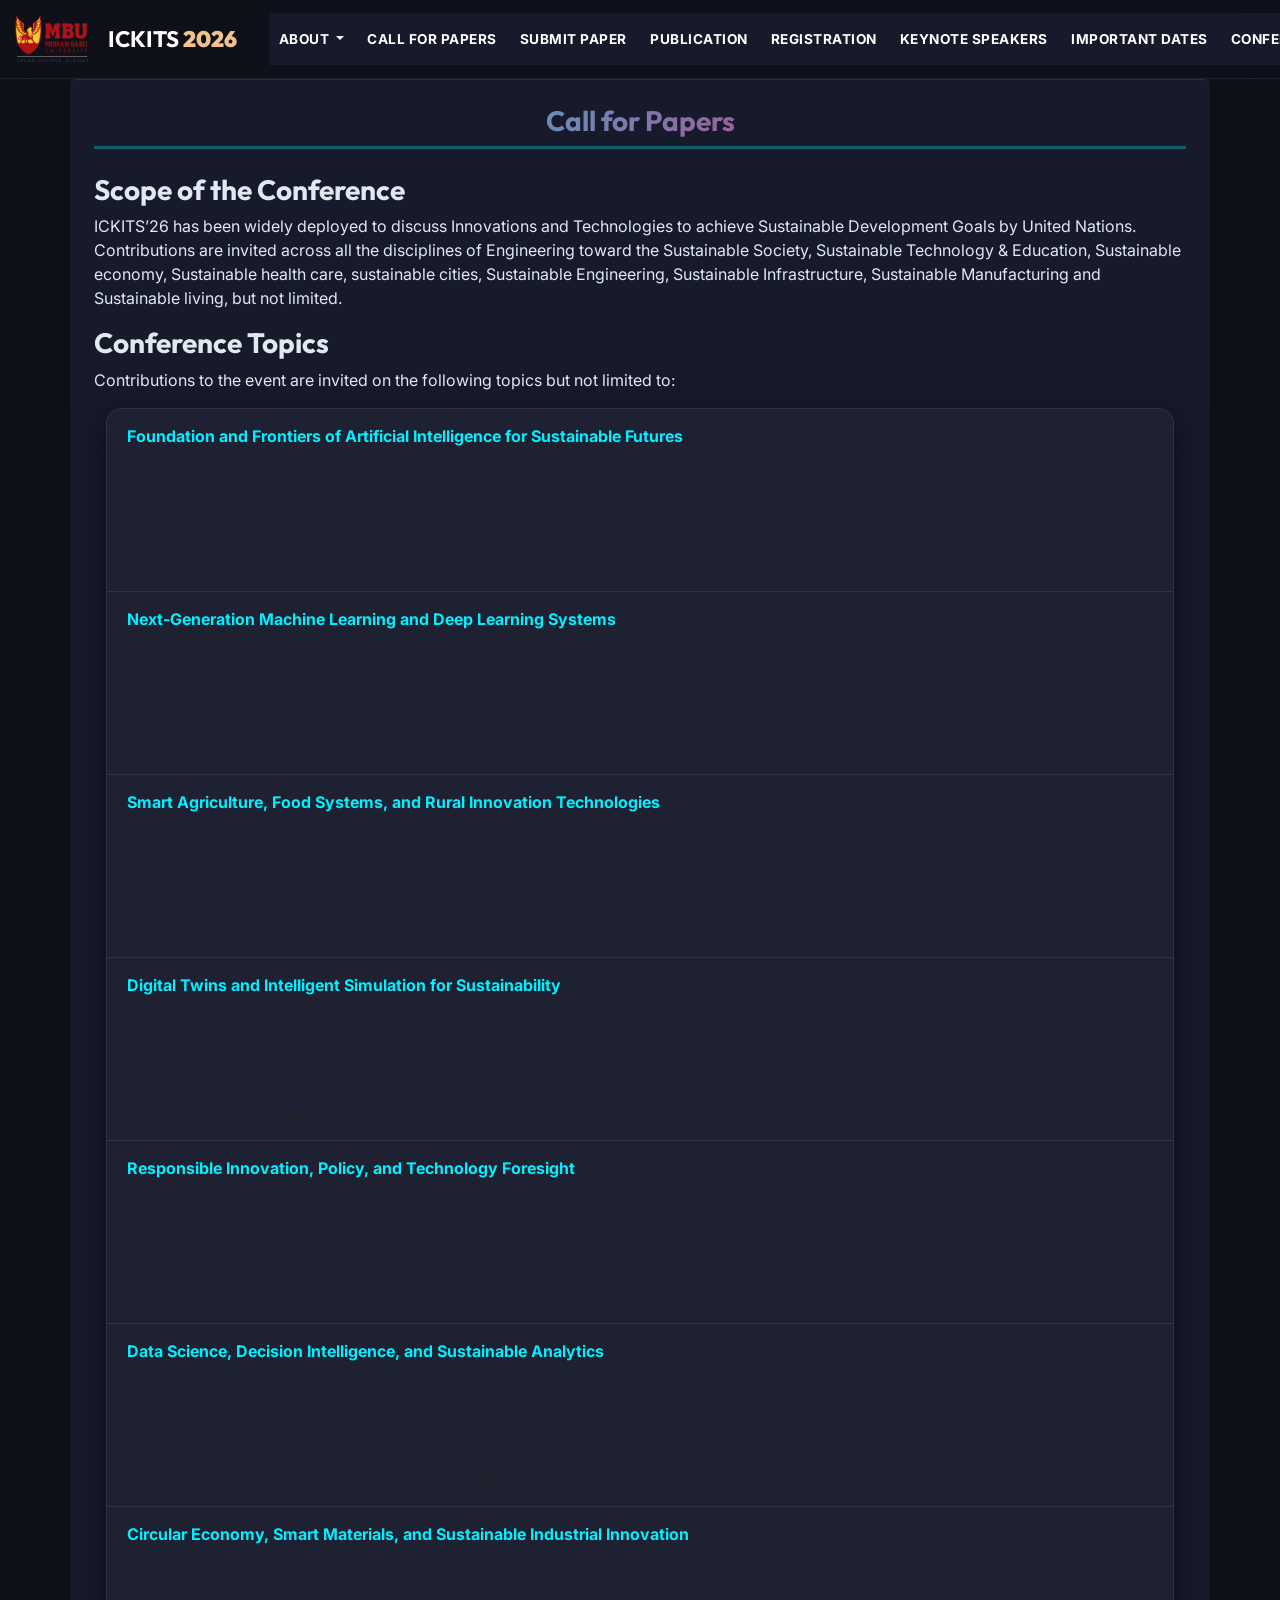
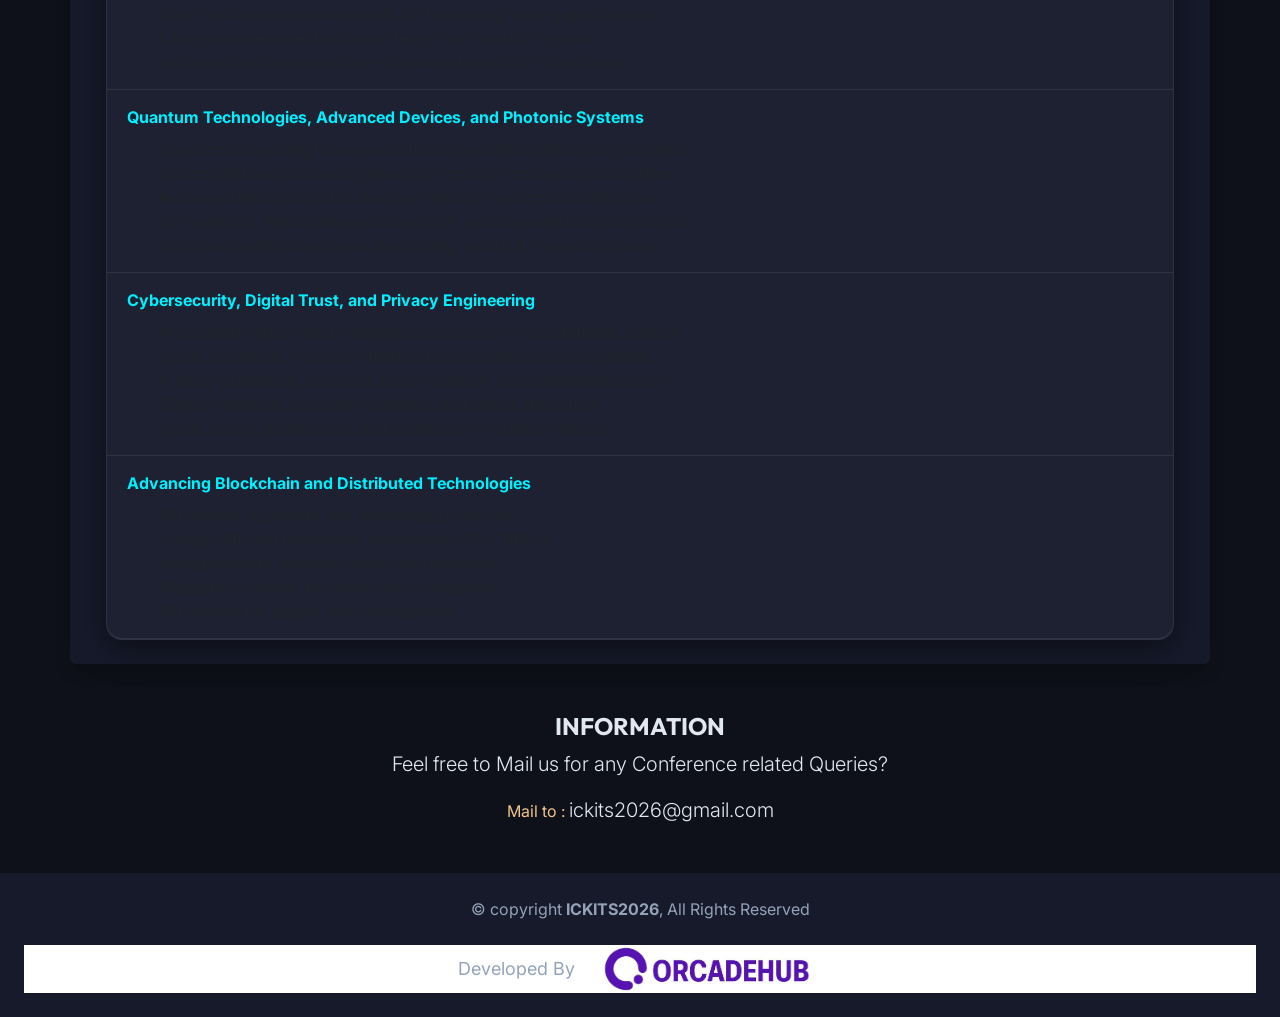
<file: callforpapers.html>
<!DOCTYPE html>
<html lang="en">
  <head>
    <meta charset="UTF-8" />
    <meta http-equiv="X-UA-Compatible" content="IE=edge" />
    <meta name="viewport" content="width=device-width, initial-scale=1.0" />
    <link
      href="https://cdn.jsdelivr.net/npm/bootstrap@5.0.1/dist/css/bootstrap.min.css"
      rel="stylesheet"
      integrity="sha384-+0n0xVW2eSR5OomGNYDnhzAbDsOXxcvSN1TPprVMTNDbiYZCxYbOOl7+AMvyTG2x"
      crossorigin="anonymous"
    />
    <title>Call for Papers</title>
      <link rel="stylesheet" href="style.css" />
</head>
  <body>
    <div id="header" class="sticky-top"></div>

    <section class="container-lg bg-light shadow rounded p-3 p-lg-4" id="call-for-papers">
      <div class="text-center border-bottom border-info border-3 mb-4">
        <h3 style="color: #ff69b4;">
          Call for <span class="text-info">Papers</span>
        </h3>
      </div>
      <h3>Scope of the Conference</h3>
      <p>
        ICKITS’26 has been widely deployed to discuss Innovations and Technologies to achieve Sustainable Development Goals by United Nations. Contributions are invited across all the disciplines of Engineering toward the Sustainable Society, Sustainable Technology & Education, Sustainable economy, Sustainable health care, sustainable cities, Sustainable Engineering, Sustainable Infrastructure, Sustainable Manufacturing and Sustainable living, but not limited.
      </p>
      <h3>Conference Topics</h3>
      <p>
        Contributions to the event are invited on the following topics but not limited to:
      </p>
      <div class="container">
        <ul class="list-group list-group-flush">
          <li class="list-group-item border-0 border-bottom">
            <strong class="text-info">Foundation and Frontiers of Artificial Intelligence for Sustainable Futures</strong>
            <ul class="mt-2 text-muted">
              <li>Trustworthy and explainable AI for real-world decision systems</li>
              <li>Generative AI for sustainable design, planning, and innovation</li>
              <li>Human-AI collaboration and intelligent user experience design</li>
              <li>Ethical, legal, and governance frameworks for responsible AI</li>
              <li>AI adoption strategies for resilient and sustainable organizations</li>
            </ul>
          </li>
          <li class="list-group-item border-0 border-bottom">
            <strong class="text-info">Next-Generation Machine Learning and Deep Learning Systems</strong>
            <ul class="mt-2 text-muted">
              <li>Sustainable and energy-efficient machine learning architectures</li>
              <li>Federated, edge, and privacy-preserving learning systems</li>
              <li>Fairness, accountability, and bias mitigation in ML models</li>
              <li>Reinforcement and self-supervised learning for dynamic environments</li>
              <li>Hybrid deep learning models for complex intelligent applications</li>
            </ul>
          </li>
          <li class="list-group-item border-0 border-bottom">
            <strong class="text-info">Smart Agriculture, Food Systems, and Rural Innovation Technologies</strong>
            <ul class="mt-2 text-muted">
              <li>Precision agriculture using AI, IoT, and data-driven decision systems</li>
              <li>Satellite, drone, and sensor-based crop monitoring and yield analytics</li>
              <li>Climate-smart farming technologies for resilient food production</li>
              <li>Blockchain-enabled agricultural traceability and food transparency</li>
              <li>AgriTech policy, rural innovation ecosystems, and sustainable livelihoods</li>
            </ul>
          </li>
          <li class="list-group-item border-0 border-bottom">
            <strong class="text-info">Digital Twins and Intelligent Simulation for Sustainability</strong>
            <ul class="mt-2 text-muted">
              <li>Digital twins for smart manufacturing and infrastructure systems</li>
              <li>Urban digital twins for planning and sustainability assessment</li>
              <li>Twin-driven optimization in healthcare, agriculture, and energy</li>
              <li>Simulation-based forecasting for complex socio-technical systems</li>
              <li>Data fusion and real-time synchronization for digital twin ecosystems</li>
            </ul>
          </li>
          <li class="list-group-item border-0 border-bottom">
            <strong class="text-info">Responsible Innovation, Policy, and Technology Foresight</strong>
            <ul class="mt-2 text-muted">
              <li>Governance of emerging technologies in uncertain futures</li>
              <li>Responsible research and innovation for sustainable development</li>
              <li>Scenario planning and technology foresight for policymakers</li>
              <li>Standards, regulations, and compliance in digital transformation</li>
              <li>Cross-sector policy frameworks for sustainable technological growth</li>
            </ul>
          </li>
          <li class="list-group-item border-0 border-bottom">
            <strong class="text-info">Data Science, Decision Intelligence, and Sustainable Analytics</strong>
            <ul class="mt-2 text-muted">
              <li>Big data platforms for sustainability intelligence</li>
              <li>Decision support systems for complex policy and management problems</li>
              <li>Visual analytics for climate, health, and urban systems</li>
              <li>Responsible data ecosystems and open knowledge platforms</li>
              <li>Predictive analytics for sustainable organizational transformation</li>
            </ul>
          </li>
          <li class="list-group-item border-0 border-bottom">
            <strong class="text-info">Circular Economy, Smart Materials, and Sustainable Industrial Innovation</strong>
            <ul class="mt-2 text-muted">
              <li>Intelligent systems for waste reduction, recycling, and resource recovery</li>
              <li>Circular manufacturing models enabled by digital technologies</li>
              <li>Smart and sustainable materials for future engineering applications</li>
              <li>Lifecycle assessment and eco-design for industrial systems</li>
              <li>Industrial symbiosis and data-driven sustainability optimization</li>
            </ul>
          </li>
          <li class="list-group-item border-0 border-bottom">
            <strong class="text-info">Quantum Technologies, Advanced Devices, and Photonic Systems</strong>
            <ul class="mt-2 text-muted">
              <li>Quantum computing frameworks for sustainable optimization problems</li>
              <li>Silicon photonics and next-generation optical communication systems</li>
              <li>Advanced semiconductor devices, memory, and logic architectures</li>
              <li>2D materials, heterogeneous integration, and nanoelectronic fabrication</li>
              <li>Scalable quantum hardware, packaging, and fault-tolerant systems</li>
            </ul>
          </li>
          <li class="list-group-item border-0 border-bottom">
            <strong class="text-info">Cybersecurity, Digital Trust, and Privacy Engineering</strong>
            <ul class="mt-2 text-muted">
              <li>AI-enabled cyber threat intelligence and autonomous defense systems</li>
              <li>Cyber resilience in critical infrastructure and industrial ecosystems</li>
              <li>Privacy-preserving analytics, anonymization, and differential privacy</li>
              <li>Digital forensics, anomaly traceback, and attack attribution</li>
              <li>Cyber policy, governance, and economics of data protection</li>
            </ul>
          </li>
          <li class="list-group-item border-0 border-bottom">
            <strong class="text-info">Advancing Blockchain and Distributed Technologies</strong>
            <ul class="mt-2 text-muted">
              <li>Blockchain scalability and consensus protocols</li>
              <li>Energy-efficient blockchain alternatives (PoS, DAGs)</li>
              <li>Interoperability between blockchain networks</li>
              <li>Regulatory outlook for blockchain integration</li>
              <li>Blockchain for supply chain traceability</li>
            </ul>
          </li>
        </ul>
      </div>
     
    </section>

    <div id="footer"></div>

    <script
      src="https://cdn.jsdelivr.net/npm/bootstrap@5.0.1/dist/js/bootstrap.bundle.min.js"
      integrity="sha384-gtEjrD/SeCtmISkJkNUaaKMoLD0//ElJ19smozuHV6z3Iehds+3Ulb9Bn9Plx0x4"
      crossorigin="anonymous"
    ></script>
    <script src="header.js"></script>
    <script src="footer.js"></script>
  </body>
</html>
</file>
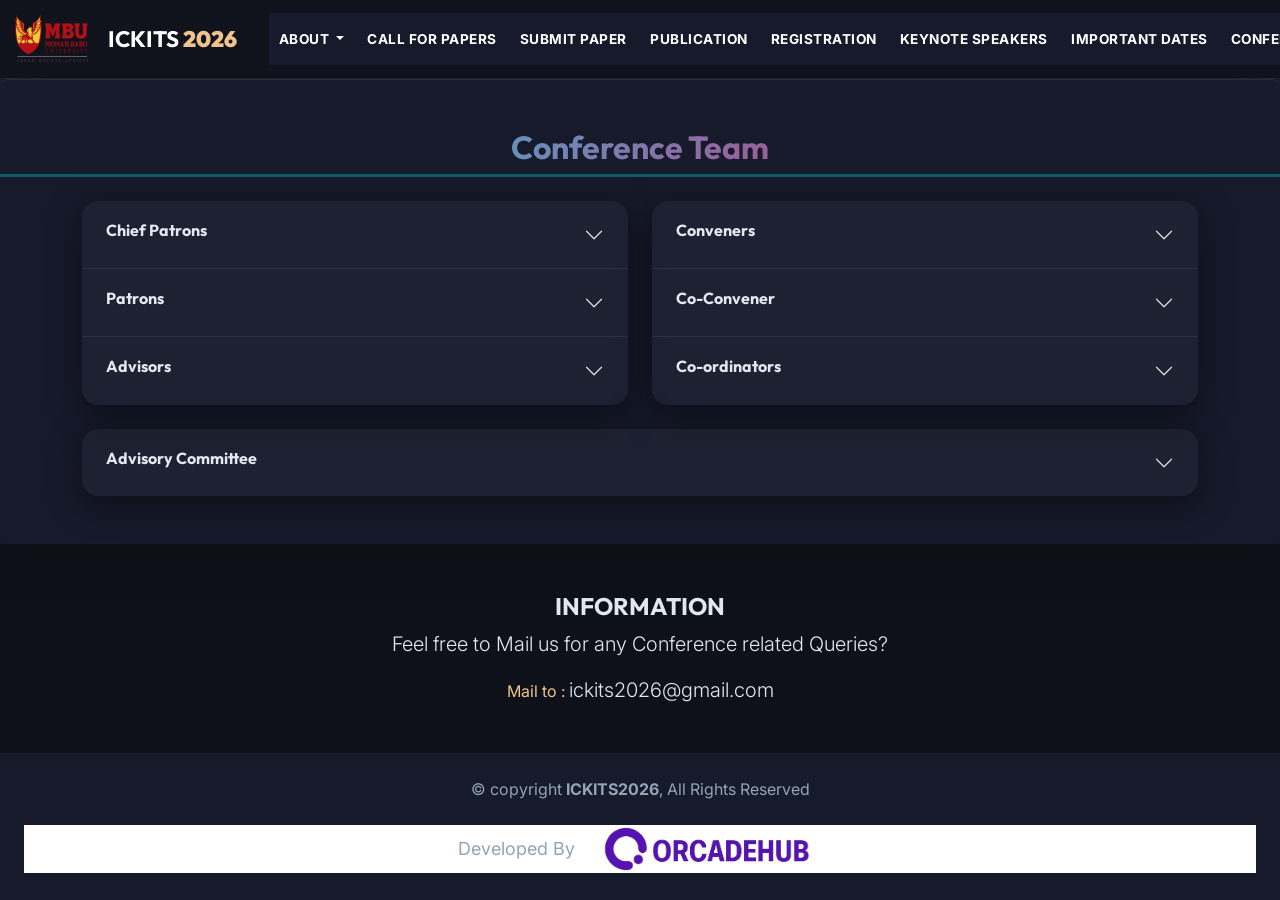
<file: cnf_team.html>
<!DOCTYPE html>
<html lang="en">
  <head>
    <meta charset="UTF-8" />
    <meta http-equiv="X-UA-Compatible" content="IE=edge" />
    <meta name="viewport" content="width=device-width, initial-scale=1.0" />
    <link
      href="https://cdn.jsdelivr.net/npm/bootstrap@5.0.1/dist/css/bootstrap.min.css"
      rel="stylesheet"
      integrity="sha384-+0n0xVW2eSR5OomGNYDnhzAbDsOXxcvSN1TPprVMTNDbiYZCxYbOOl7+AMvyTG2x"
      crossorigin="anonymous"
    />
    <link href="https://unpkg.com/aos@2.3.1/dist/aos.css" rel="stylesheet" />
    <link rel="shortcut icon" href="./images/mbulogo.png" type="image/x-icon" />
    <title>Conference Team - ICKITS 2026</title>
    <style>
      .registration-links a {
        font-size: 1.25rem;
        color: #007bff;
        text-decoration: none;
      }
      .registration-links a:hover {
        text-decoration: underline;
      }
      .bank-details-img {
        max-width: 100%;
        height: auto;
      }
    </style>
      <link rel="stylesheet" href="style.css" />
</head>
  <body class="bg-light">
    <div id="header"></div>

    <section
      id="conf-team"
      class="py-5 bg-white shadow-lg rounded-3"
      data-aos="fade-up"
    >
      <div class="text-center border-bottom border-info border-3 mb-4">
        <h2 style="color: #ff69b4">
          Conference <span class="text-info">Team</span>
        </h2>
      </div>
      <div class="container">
        <div class="row">
          <div class="col-md-6" data-aos="flip-right">
            <div class="accordion accordion-flush" id="left-area">
              <div class="accordion-item">
                <h2 class="accordion-header" id="heading-1">
                  <button
                    class="accordion-button shadow-none collapsed"
                    type="button"
                    data-bs-toggle="collapse"
                    data-bs-target="#accordion-1"
                    aria-expanded="false"
                    aria-controls="accordion-1"
                  >
                    <h6>Chief Patrons</h6>
                  </button>
                </h2>
                <div
                  id="accordion-1"
                  class="accordion-collapse collapse"
                  aria-labelledby="heading-1"
                  data-bs-parent="#left-area"
                >
                  <div class="accordion-body">
                    <ul>
                      <li>Dr. M. Mohan Babu, Chancellor, MBU</li>
                      <li>Mr. Vishnu Manchu, Pro-Chancellor, MBU</li>
                    </ul>
                  </div>
                </div>
              </div>
              <div class="accordion-item">
                <h2 class="accordion-header" id="heading-2">
                  <button
                    class="accordion-button shadow-none collapsed"
                    type="button"
                    data-bs-toggle="collapse"
                    data-bs-target="#accordion-2"
                    aria-expanded="false"
                    aria-controls="accordion-2"
                  >
                    <h6>Patrons</h6>
                  </button>
                </h2>
                <div
                  id="accordion-2"
                  class="accordion-collapse collapse"
                  aria-labelledby="heading-2"
                  data-bs-parent="#left-area"
                >
                  <div class="accordion-body">
                    <ul>
                      <li>Mr. Vinay Maheswari, Executive Director, MBU</li>
                      <li>Dr. P.V.Ramana, Vice-Chancellor, MBU</li>
                      <li>Dr. K. Saradhi, Registrar, MBU.</li>
                    </ul>
                  </div>
                </div>
              </div>
              <div class="accordion-item">
                <h2 class="accordion-header" id="heading-3">
                  <button
                    class="accordion-button shadow-none collapsed"
                    type="button"
                    data-bs-toggle="collapse"
                    data-bs-target="#accordion-3"
                    aria-expanded="false"
                    aria-controls="accordion-3"
                  >
                    <h6>Advisors</h6>
                  </button>
                </h2>
                <div
                  id="accordion-3"
                  class="accordion-collapse collapse"
                  aria-labelledby="heading-3"
                  data-bs-parent="#left-area"
                >
                  <div class="accordion-body">
                    <ul>
                      <li>
                        Dr. Avireni Srinivasulu, Dean, Research & Innovation, MBU.
                      </li>
                      <li>
                        Dr. Babu Devasenapati, Dean, School of Engineering & Computing, MBU.
                      </li>
                      <li>
                        Dr.V.Anantha Natarajan, HoD, Department of AI & ML, MBU.
                      </li>
                    </ul>
                  </div>
                </div>
              </div>
            </div>
          </div>
          <div class="col-md-6" data-aos="flip-left">
            <div class="accordion accordion-flush" id="right-area">
              <div class="accordion-item">
                <h2 class="accordion-header" id="heading-right-4">
                  <button
                    class="accordion-button shadow-none collapsed"
                    type="button"
                    data-bs-toggle="collapse"
                    data-bs-target="#accordion-right-4"
                    aria-expanded="false"
                    aria-controls="accordion-right-4"
                  >
                    <h6>Conveners</h6>
                  </button>
                </h2>
                <div
                  id="accordion-right-4"
                  class="accordion-collapse collapse"
                  aria-labelledby="heading-right-4"
                  data-bs-parent="#right-area"
                >
                  <div class="accordion-body">
                    <ul>
                      <li>
                        Dr. K. Padmaja, Department of AI & ML, School of Computing, MBU
                      </li>
                    </ul>
                  </div>
                </div>
              </div>
              <div class="accordion-item">
                <h2 class="accordion-header" id="heading-right-5">
                  <button
                    class="accordion-button shadow-none collapsed"
                    type="button"
                    data-bs-toggle="collapse"
                    data-bs-target="#accordion-right-5"
                    aria-expanded="false"
                    aria-controls="accordion-right-5"
                  >
                    <h6>Co-Convener</h6>
                  </button>
                </h2>
                <div
                  id="accordion-right-5"
                  class="accordion-collapse collapse"
                  aria-labelledby="heading-right-5"
                  data-bs-parent="#right-area"
                >
                  <div class="accordion-body">
                    <ul>
                      <li>
                        Dr. K. Kavitha, Department of AI & ML, School of Computing, MBU
                      </li>
                    </ul>
                  </div>
                </div>
              </div>
              <div class="accordion-item">
                <h2 class="accordion-header" id="heading-right-6">
                  <button
                    class="accordion-button shadow-none collapsed"
                    type="button"
                    data-bs-toggle="collapse"
                    data-bs-target="#accordion-right-6"
                    aria-expanded="false"
                    aria-controls="accordion-right-6"
                  >
                    <h6>Co-ordinators</h6>
                  </button>
                </h2>
                <div
                  id="accordion-right-6"
                  class="accordion-collapse collapse"
                  aria-labelledby="heading-right-6"
                  data-bs-parent="#right-area"
                >
                  <div class="accordion-body">
                    <ul>
                      <li>
                        Ms.K.Ghamya, Department of AI & ML, School of Computing, MBU
                      </li>
                      <li>
                        Ms. K Sandhya, Department of AI & ML, School of Computing, MBU
                      </li>
                    </ul>
                  </div>
                </div>
              </div>
            </div>
          </div>
          <div class="col-12 mt-4" data-aos="fade-up">
            <div class="accordion accordion-flush" id="technical-area">
              <div class="accordion-item">
                <h2 class="accordion-header" id="heading-5">
                  <button
                    class="accordion-button shadow-none collapsed"
                    type="button"
                    data-bs-toggle="collapse"
                    data-bs-target="#accordion-5"
                    aria-expanded="false"
                    aria-controls="accordion-5"
                  >
                    <h6>Advisory Committee</h6>
                  </button>
                </h2>
                <div
                  id="accordion-5"
                  class="accordion-collapse collapse"
                  aria-labelledby="heading-5"
                  data-bs-parent="#technical-area"
                >
                  <div class="accordion-body">
                    <ul>
                      <li>Dr. R. Balasubramanian, IIT Roorkee, Uttarakhand.</li>
                      <li>Dr. RBV Subramanyam, NIT Warangal, Telangana</li>
                      <li>Dr. P. Viswanadh, IIIT Sricity, Tirupati.</li>
                      <li>Dr. G. C. Nandi, IIIT, Allahabad, Jhalwa, Uttar Pradesh.</li>
                      <li>Dr. A.Vinaya Babu, JNTUH, Hyderabad.</li>
                      <li>Dr. S. Viswanadha Raju, JNTUHCEJ, Jagityal, Karimnagar.</li>
                      <li>Dr. B. Eswar Reddy, JNTUA College of Engineering, Ananthapuramu.</li>
                      <li>Dr. P. Chenna Reddy, JNTUA, Ananthapuramu</li>
                      <li>Dr. C. Shoba Bindhu, JNTUA, Ananthapuramu</li>
                      <li>Dr. K.F.Bharathi, JNTUA, Ananthapuramu</li>
                      <li>Dr. Deepak Garg, Bennett University, Greater Noida, Uttar Pradesh</li>
                      <li>Dr. Valli Kumari. Professor, Andhra University, Vishakhapatnam</li>
                      <li>Dr. Brojo Kishore Mishra, GIET University, Gunupur, Odisha.</li>
                      <li>Dr. B. Balamurugan, Galgotias University, Greater Noida, Uttar Pradesh.</li>
                      <li>Dr. Thirunavukkarasu K, Karnavati University, Uvarsad, Gujarat.</li>
                      <li>Dr. Rajasekhar Babu, VIT University, Vellore</li>
                      <li>Dr. Jagadish Kannan R, VIT, Chennai.</li>
                      <li>Dr. Nagendra Panini Challa, VIT-AP, Amaravathi</li>
                      <li>Dr. S. Jyothi, SPMVV, Tirupati.</li>
                      <li>Dr. K. Srujan Raju, CMR Technical Campus, Hyderabad.</li>
                      <li>Dr. G. Madhavi, JNTU Vizianagaram.</li>
                      <li>Dr. Y. Kishore kumar Babu, JNTU Vizianagaram.</li>
                      <li>Dr. D. Ganesh Gopal, UIET, Chandigarh University, Mohali, Punjab.</li>
                      <li>Dr. Y. Rameswar Reddy, JNTUA College of Engineering, Pulivendula.</li>
                      <li>Dr. KPNV Satyasree, Usharama College of Engineering & Technology, Telaprolu, Andhra Pradesh.</li>
                      <li>Dr. Thulasi Bikku, Vignan’s Nirula institute of Technology and Science for Women, Guntur, India.</li>
                      <li>Dr. Praveen Shukla, BBD University, Lucknow.</li>
                      <li>Dr.A.Paventhan, IIT Madras,Chennai,</li>
                      <li>Dr.B.Sundaravadivazhogan,University of Technology and Applied Sciences- AL Mussanah, Oman</li>
                      <li>Mr.Srinivas Nowduri, Pueblo, Colorado, United States of America.</li>
                      <li>Dr.Asadi Srinivasulu,BlueCrest University, Sinkor Road, Monrovia, Liberia.</li>
                      <li>Dr.SM Farooq, Ph.D., - Vellore Institute of Technology, Vellore,</li>
                      <li>Dr. E. Iniya Nehru, NIC, Andhra Pradesh, India (Chairman)</li>
                      <li>Mr. Ganapathy Subramayan, JP Morgan, USA</li>
                      <li>Dr. Krishna Sastry Pendyala, TCS, Hyderabad</li>
                      <li>Dr. Pethuru Raj, Reliance Jio-Cloud, Bengaluru</li>
                      <li>Mr. Satyamoorthy C, Siemens, Bengaluru</li>
                      <li>Mr. Tirumurugan. R, Infosys, Chennai</li>
                      <li>Mr.S.Kartik Narayanan, WIPRO, Bangalore</li>
                      <li>Dr. Shankar Venugopal, Mahindra & Mahindra, Technology Innovation, Knowledge Management and Mahindra Technical Academy.</li>
                      <li>Mr.Phaneendra Nath, Sunnyvale, California, United States</li>
                      <li>Dr. Thirupathi Regula, Muscat, Sultanate of Oman.</li>
                      <li>Dr Gulab Singh Chauhan, karakul, Uzbekistan.</li>
                    </ul>
                  </div>
                </div>
              </div>
            </div>
          </div>
        </div>
      </div>
    </section>

    <div id="footer"></div>

    <script
      src="https://cdn.jsdelivr.net/npm/bootstrap@5.0.1/dist/js/bootstrap.bundle.min.js"
      integrity="sha384-gtEjrD/SeCtmISkJkNUaaKMoLD0//ElJ19smozuHV6z3Iehds+3Ulb9Bn9Plx0x4"
      crossorigin="anonymous"
    ></script>
    <script
      src="https://code.jquery.com/jquery-3.6.0.min.js"
      integrity="sha256-/xUj+3OJU5yExlq6GSYGSHk7tPXikynS7ogEvDej/m4="
      crossorigin="anonymous"
    ></script>
    <script src="https://unpkg.com/aos@2.3.1/dist/aos.js"></script>
    <script>
      AOS.init();
    </script>
    <script src="header.js"></script>
    <script src="footer.js"></script>
  </body>
</html>
</file>
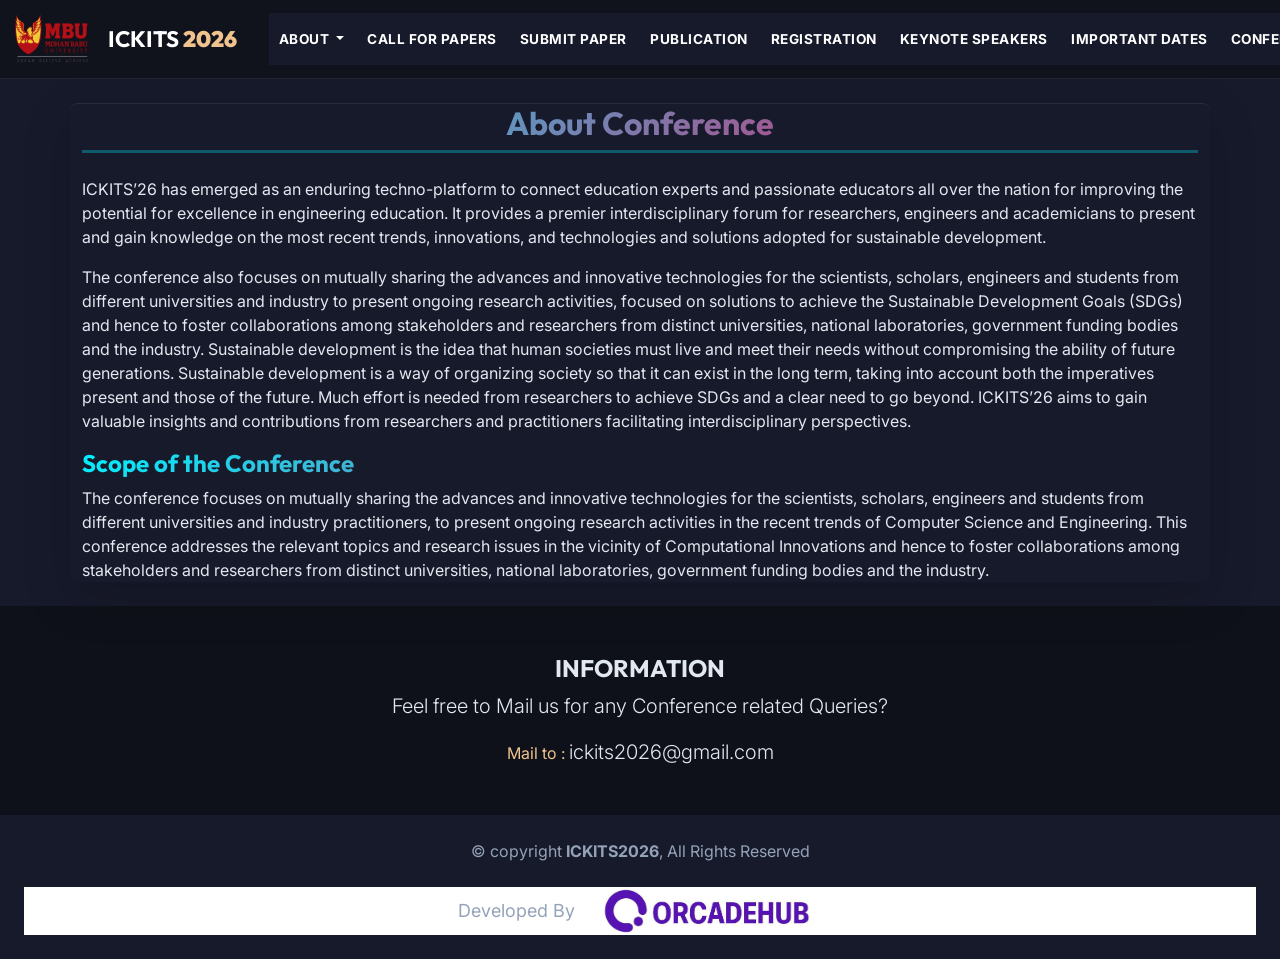
<file: conference.html>
<!DOCTYPE html>
<html lang="en">
  <head>
    <meta charset="UTF-8" />
    <meta http-equiv="X-UA-Compatible" content="IE=edge" />
    <meta name="viewport" content="width=device-width, initial-scale=1.0" />
    <link
      href="https://cdn.jsdelivr.net/npm/bootstrap@5.0.1/dist/css/bootstrap.min.css"
      rel="stylesheet"
      integrity="sha384-+0n0xVW2eSR5OomGNYDnhzAbDsOXxcvSN1TPprVMTNDbiYZCxYbOOl7+AMvyTG2x"
      crossorigin="anonymous"
    />
    <link href="https://unpkg.com/aos@2.3.1/dist/aos.css" rel="stylesheet" />
    <title>Conference</title>
      <link rel="stylesheet" href="style.css" />
</head>
  <body class="bg-light">
    <div id="header"></div>

    <section
      class="container my-4 bg-white shadow-lg rounded-3"
      id="about-conf"
      data-aos="fade-up"
    >
      <div class="text-center border-bottom border-info border-3 mb-4">
        <h2 style="color: #ff69b4">
          About <span class="text-info">Conference</span>
        </h2>
      </div>
      <div class="text-justify">
        <p class="text-justify">
          ICKITS’26 has emerged as an enduring techno-platform to connect education experts and passionate educators all over the nation for improving the potential for excellence in engineering education. It provides a premier interdisciplinary forum for researchers, engineers and academicians to present and gain knowledge on the most recent trends, innovations, and technologies and solutions adopted for sustainable development.
        </p>
        <p class="text-justify">
          The conference also focuses on mutually sharing the advances and innovative technologies for the scientists, scholars, engineers and students from different universities and industry to present ongoing research activities, focused on solutions to achieve the Sustainable Development Goals (SDGs) and hence to foster collaborations among stakeholders and researchers from distinct universities, national laboratories, government funding bodies and the industry. Sustainable development is the idea that human societies must live and meet their needs without compromising the ability of future generations. Sustainable development is a way of organizing society so that it can exist in the long term, taking into account both the imperatives present and those of the future. Much effort is needed from researchers to achieve SDGs and a clear need to go beyond. ICKITS’26 aims to gain valuable insights and contributions from researchers and practitioners facilitating interdisciplinary perspectives.
        </p>
        <h4 style="color: #ff69b4">Scope of the Conference</h4>
        <p class="text-justify">
          The conference focuses on mutually sharing the advances and innovative
          technologies for the scientists, scholars, engineers and students from
          different universities and industry practitioners, to present ongoing
          research activities in the recent trends of Computer Science and
          Engineering. This conference addresses the relevant topics and
          research issues in the vicinity of Computational Innovations and hence
          to foster collaborations among stakeholders and researchers from
          distinct universities, national laboratories, government funding
          bodies and the industry.
        </p>
      </div>

    </section>

    <div id="footer"></div>

    <script
      src="https://cdn.jsdelivr.net/npm/bootstrap@5.0.1/dist/js/bootstrap.bundle.min.js"
      integrity="sha384-gtEjrD/SeCtmISkJkNUaaKMoLD0//ElJ19smozuHV6z3Iehds+3Ulb9Bn9Plx0x4"
      crossorigin="anonymous"
    ></script>
    <script src="https://unpkg.com/aos@2.3.1/dist/aos.js"></script>
    <script>
      AOS.init();
    </script>
    <script src="header.js"></script>
    <script src="footer.js"></script>
  </body>
</html>
</file>
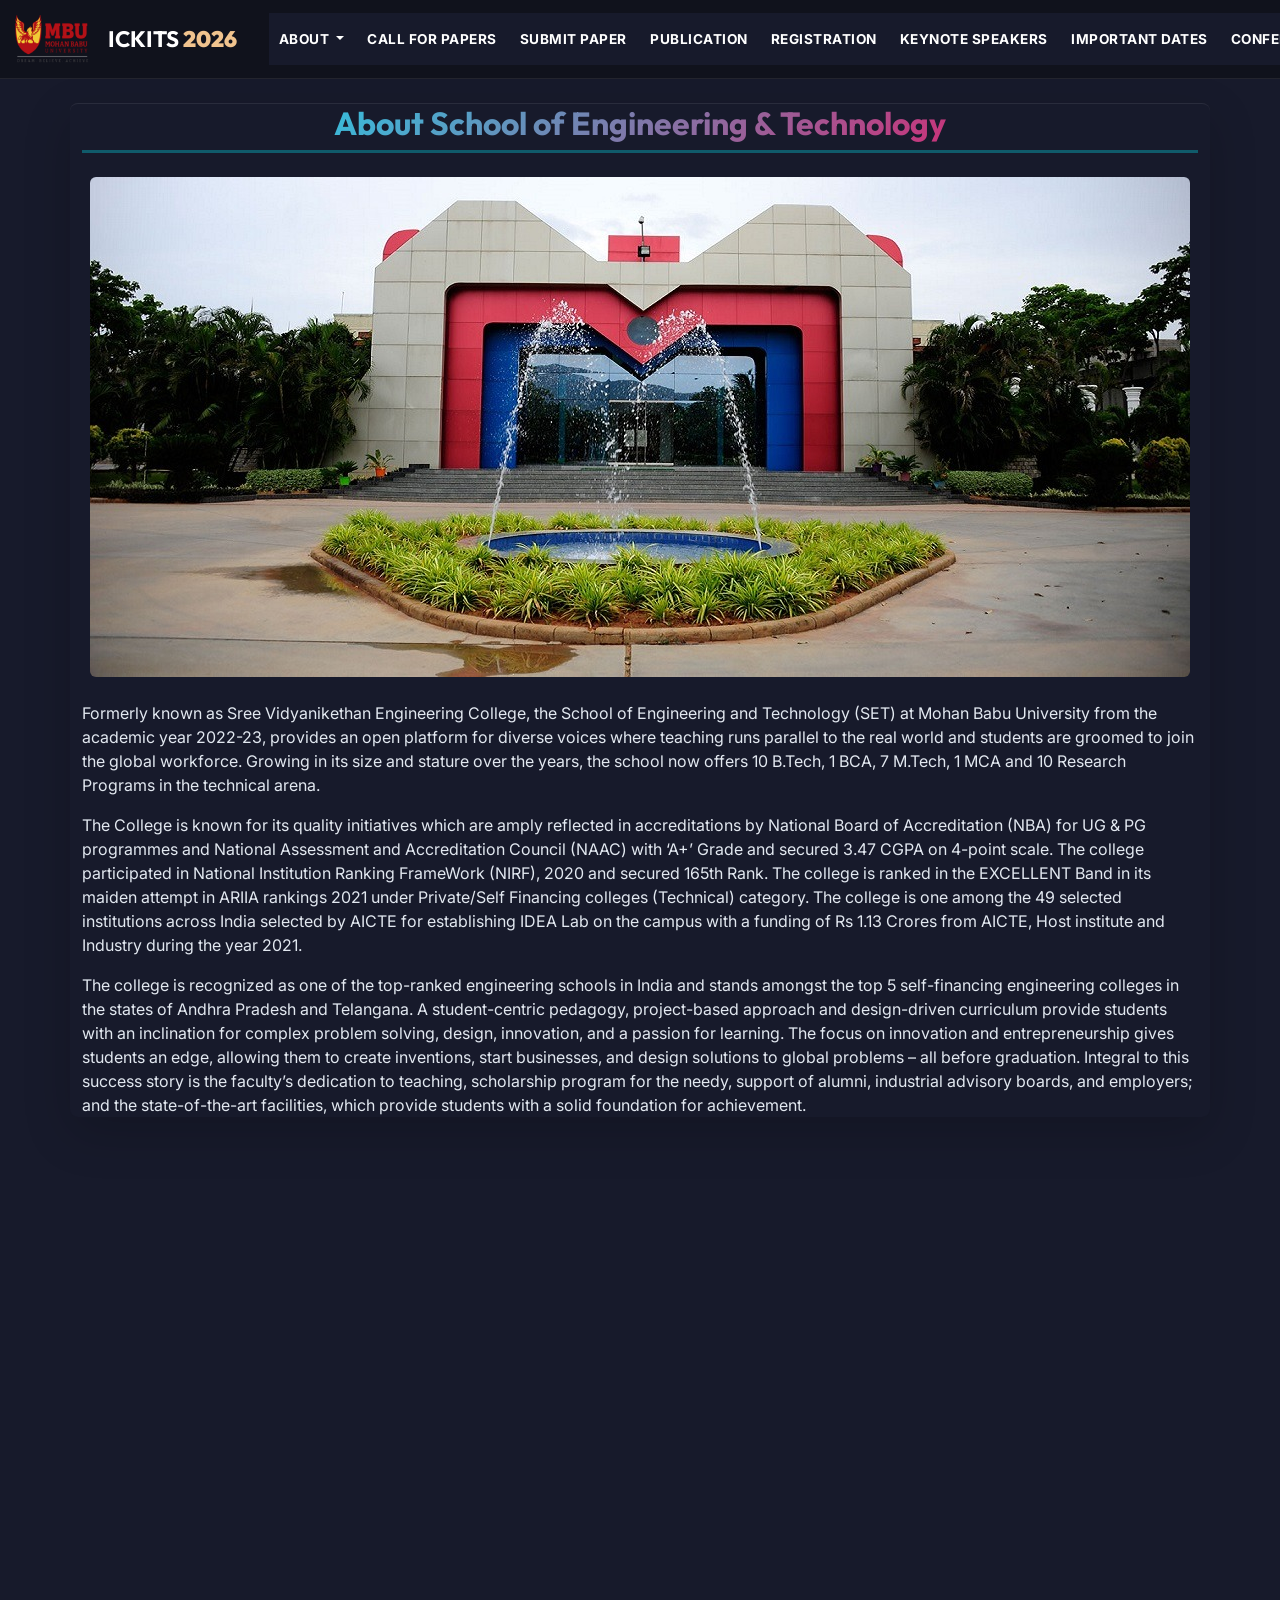
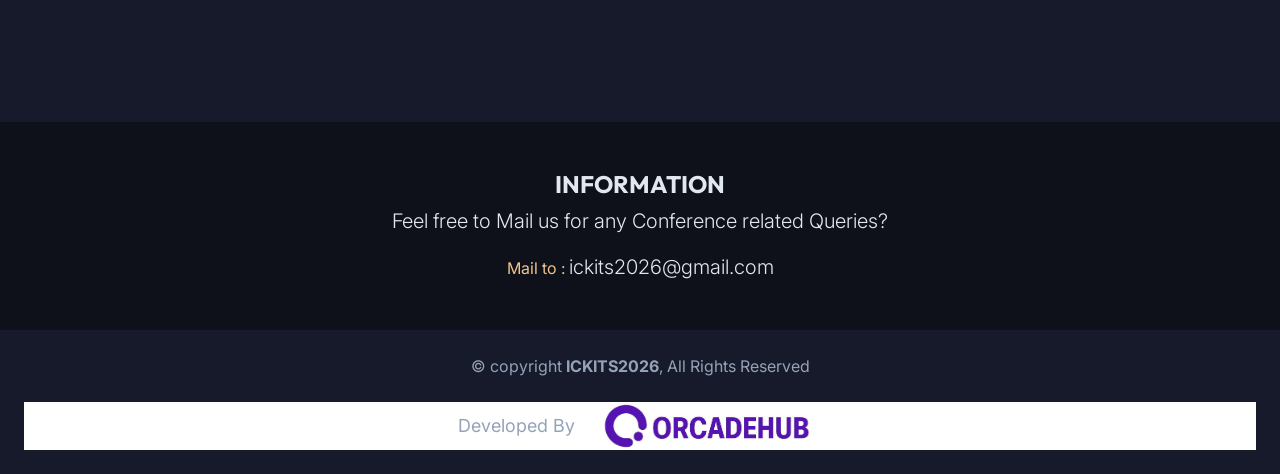
<file: department.html>
<!DOCTYPE html>
<html lang="en">
  <head>
    <meta charset="UTF-8" />
    <meta http-equiv="X-UA-Compatible" content="IE=edge" />
    <meta name="viewport" content="width=device-width, initial-scale=1.0" />
    <link
      href="https://cdn.jsdelivr.net/npm/bootstrap@5.0.1/dist/css/bootstrap.min.css"
      rel="stylesheet"
      integrity="sha384-+0n0xVW2eSR5OomGNYDnhzAbDsOXxcvSN1TPprVMTNDbiYZCxYbOOl7+AMvyTG2x"
      crossorigin="anonymous"
    />
    <link href="https://unpkg.com/aos@2.3.1/dist/aos.css" rel="stylesheet" />
    <title>About Department</title>
      <link rel="stylesheet" href="style.css" />
</head>
  <body class="bg-light">
    <div id="header" class="sticky-top"></div>

    <section class="container my-4 bg-white shadow-lg rounded-3" id="about-conf" data-aos="fade-up">
      <div class="text-center border-bottom border-info border-3 mb-4">
        <h2 style="color: #ff69b4;">
          About <span class="text-info">School of Engineering & Technology</span>
        </h2>
      </div>
      <div class="text-center mb-4">
        <img src="./images/institute.jpeg" class="img-fluid rounded" alt="institute" style="max-width: 100%;" />
      </div>
      <div class="text-justify">
        <p>
          Formerly known as Sree Vidyanikethan Engineering College, the School of Engineering and Technology (SET) at Mohan Babu University from the academic year 2022-23, provides an open platform for diverse voices where teaching runs parallel to the real world and students are groomed to join the global workforce. Growing in its size and stature over the years, the school now offers 10 B.Tech, 1 BCA, 7 M.Tech, 1 MCA and 10 Research Programs in the technical arena.
        </p>
        <p>
          The College is known for its quality initiatives which are amply reflected in accreditations by National Board of Accreditation (NBA) for UG & PG programmes and National Assessment and Accreditation Council (NAAC) with ‘A+’ Grade and secured 3.47 CGPA on 4-point scale. The college participated in National Institution Ranking FrameWork (NIRF), 2020 and secured 165th Rank. The college is ranked in the EXCELLENT Band in its maiden attempt in ARIIA rankings 2021 under Private/Self Financing colleges (Technical) category. The college is one among the 49 selected institutions across India selected by AICTE for establishing IDEA Lab on the campus with a funding of Rs 1.13 Crores from AICTE, Host institute and Industry during the year 2021.
        </p>
        <p>
          The college is recognized as one of the top-ranked engineering schools in India and stands amongst the top 5 self-financing engineering colleges in the states of Andhra Pradesh and Telangana. A student-centric pedagogy, project-based approach and design-driven curriculum provide students with an inclination for complex problem solving, design, innovation, and a passion for learning. The focus on innovation and entrepreneurship gives students an edge, allowing them to create inventions, start businesses, and design solutions to global problems – all before graduation. Integral to this success story is the faculty’s dedication to teaching, scholarship program for the needy, support of alumni, industrial advisory boards, and employers; and the state-of-the-art facilities, which provide students with a solid foundation for achievement.
        </p>
      </div>
    </section>

    <section id="venue1" class="container text-center bg-white shadow-lg rounded-3 mb-4" data-aos="fade-up">
      <div class="col">
        <div class="mapouter">
          <div class="gmap_canvas">
            <iframe
              class="gmap_iframe"
              width="100%"
              frameborder="0"
              scrolling="no"
              marginheight="0"
              marginwidth="0"
              src="https://www.google.com/maps/embed?pb=!1m18!1m12!1m3!1d3074.788469126022!2d79.28729231405019!3d13.623306003930361!2m3!1f0!2f0!3f0!3m2!1i1024!2i768!4f13.1!3m3!1m2!1s0x3bb2b511cbefcaf3%3A0x4eb0b29e1d33b522!2sMohan%20Babu%20University!5e1!3m2!1sen!2sus!4v1681133903577!5m2!1sen!2sus"
            ></iframe>
          </div>
          <style>
            .mapouter {
              position: relative;
              text-align: right;
              width: 100%;
              height: 400px;
            }
            .gmap_canvas {
              overflow: hidden;
              background: none !important;
              width: 100%;
              height: 400px;
            }
            .gmap_iframe {
              height: 400px !important;
            }
          </style>
        </div>
        <div class="d-flex flex-column justify-content-center">
          <h2 class="text-center text-info">Venue</h2>
          <div class="p-3 text-center">
            <h4 style="color: #ff69b4;">MOHAN BABU UNIVERSITY</h4>
            <p>Sree Sainath Nagar, Tirupati-517 102</p>
          </div>
        </div>
      </div>
    </section>

    <div id="footer"></div>

    <script
      src="https://cdn.jsdelivr.net/npm/bootstrap@5.0.1/dist/js/bootstrap.bundle.min.js"
      integrity="sha384-gtEjrD/SeCtmISkJkNUaaKMoLD0//ElJ19smozuHV6z3Iehds+3Ulb9Bn9Plx0x4"
      crossorigin="anonymous"
    ></script>
    <script src="https://code.jquery.com/jquery-3.6.0.min.js"
      integrity="sha256-/xUj+3OJU5yExlq6GSYGSHk7tPXikynS7ogEvDej/m4="
      crossorigin="anonymous"></script>
    <script src="https://unpkg.com/aos@2.3.1/dist/aos.js"></script>
    <script>
      AOS.init();
    </script>
    <script src="header.js"></script>
    <script src="footer.js"></script>
  </body>
</html>
</file>
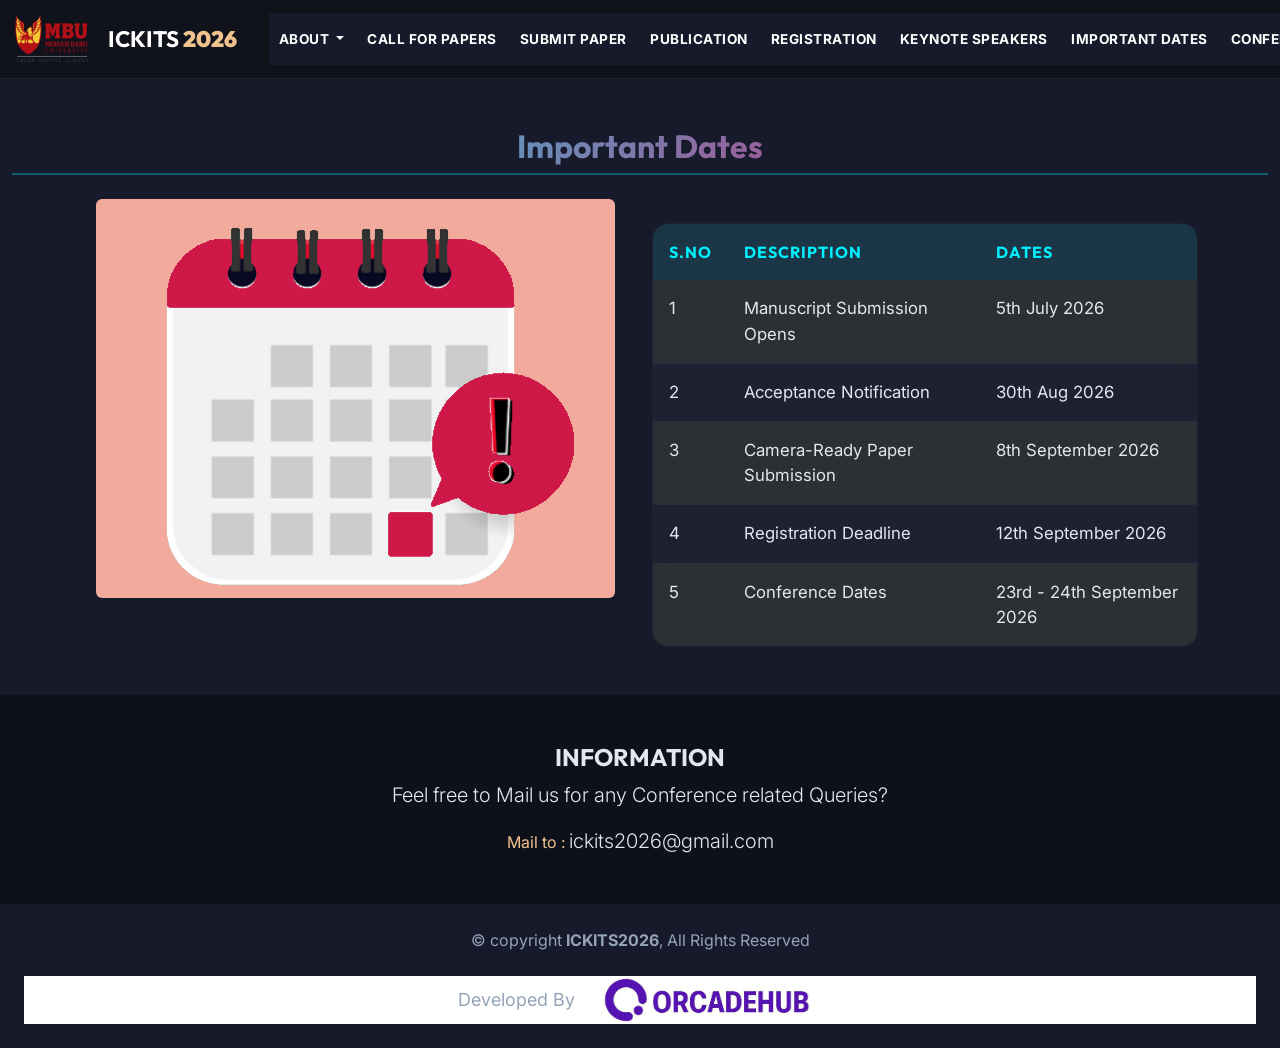
<file: imp_dates.html>
<!DOCTYPE html>
<html lang="en">
  <head>
    <meta charset="UTF-8" />
    <meta http-equiv="X-UA-Compatible" content="IE=edge" />
    <meta name="viewport" content="width=device-width, initial-scale=1.0" />
    <link
      href="https://cdn.jsdelivr.net/npm/bootstrap@5.0.1/dist/css/bootstrap.min.css"
      rel="stylesheet"
      integrity="sha384-+0n0xVW2eSR5OomGNYDnhzAbDsOXxcvSN1TPprVMTNDbiYZCxYbOOl7+AMvyTG2x"
      crossorigin="anonymous"
    />
    <link href="https://unpkg.com/aos@2.3.1/dist/aos.css" rel="stylesheet" />
    <link rel="shortcut icon" href="./images/mbulogo.png" type="image/x-icon" />
    <title>Important Dates - ICKITS 2026</title>
    <style>
      .registration-links a {
        font-size: 1.25rem;
        color: #007bff;
        text-decoration: none;
      }
      .registration-links a:hover {
        text-decoration: underline;
      }
      .bank-details-img {
        max-width: 100%;
        height: auto;
      }
    </style>
      <link rel="stylesheet" href="style.css" />
</head>
  <body class="bg-light">
    <div id="header"></div>

    <section
      id="imp-dates"
      class="container-fluid py-5 bg-secondary text-light rounded-3"
      data-aos="fade-up"
    >
      <div class="text-center border-bottom border-info border-2 mb-4">
        <h2 style="color: #ff69b4">
          Important <span class="text-info">Dates</span>
        </h2>
      </div>
      <div class="container">
        <div class="row">
          <div
            class="col-md-6 d-none d-md-block text-center"
            data-aos="fade-up"
          >
            <img
              src="./images/imp-dates.png"
              alt="Important Dates"
              class="img-fluid rounded"
              style="max-width: 100%"
            />
          </div>
          <div class="col-md-6" data-aos="fade-right">
            <table class="table table-dark table-striped rounded-3 mt-4">
              <thead>
                <tr>
                  <th scope="col">S.NO</th>
                  <th scope="col">Description</th>
                  <th scope="col">Dates</th>
                </tr>
              </thead>
              <tbody>
                <tr>
                  <td>1</td>
                  <td>Manuscript Submission Opens</td>
                  <td>5th July 2026</td>
                </tr>
                <tr>
                  <td>2</td>
                  <td>Acceptance Notification</td>
                  <td>30th Aug 2026</td>
                </tr>
                <tr>
                  <td>3</td>
                  <td>Camera-Ready Paper Submission</td>
                  <td>8th September 2026</td>
                </tr>
                <tr>
                  <td>4</td>
                  <td>Registration Deadline</td>
                  <td>12th September 2026</td>
                </tr>
                <tr>
                  <td>5</td>
                  <td>Conference Dates</td>
                  <td>23rd - 24th September 2026</td>
                </tr>
              </tbody>
            </table>
          </div>
        </div>
      </div>
    </section>
    <div id="footer"></div>

    <script
      src="https://cdn.jsdelivr.net/npm/bootstrap@5.0.1/dist/js/bootstrap.bundle.min.js"
      integrity="sha384-gtEjrD/SeCtmISkJkNUaaKMoLD0//ElJ19smozuHV6z3Iehds+3Ulb9Bn9Plx0x4"
      crossorigin="anonymous"
    ></script>
    <script
      src="https://code.jquery.com/jquery-3.6.0.min.js"
      integrity="sha256-/xUj+3OJU5yExlq6GSYGSHk7tPXikynS7ogEvDej/m4="
      crossorigin="anonymous"
    ></script>
    <script src="https://unpkg.com/aos@2.3.1/dist/aos.js"></script>
    <script>
      AOS.init();
    </script>
    <script src="header.js"></script>
    <script src="footer.js"></script>
  </body>
</html>
</file>
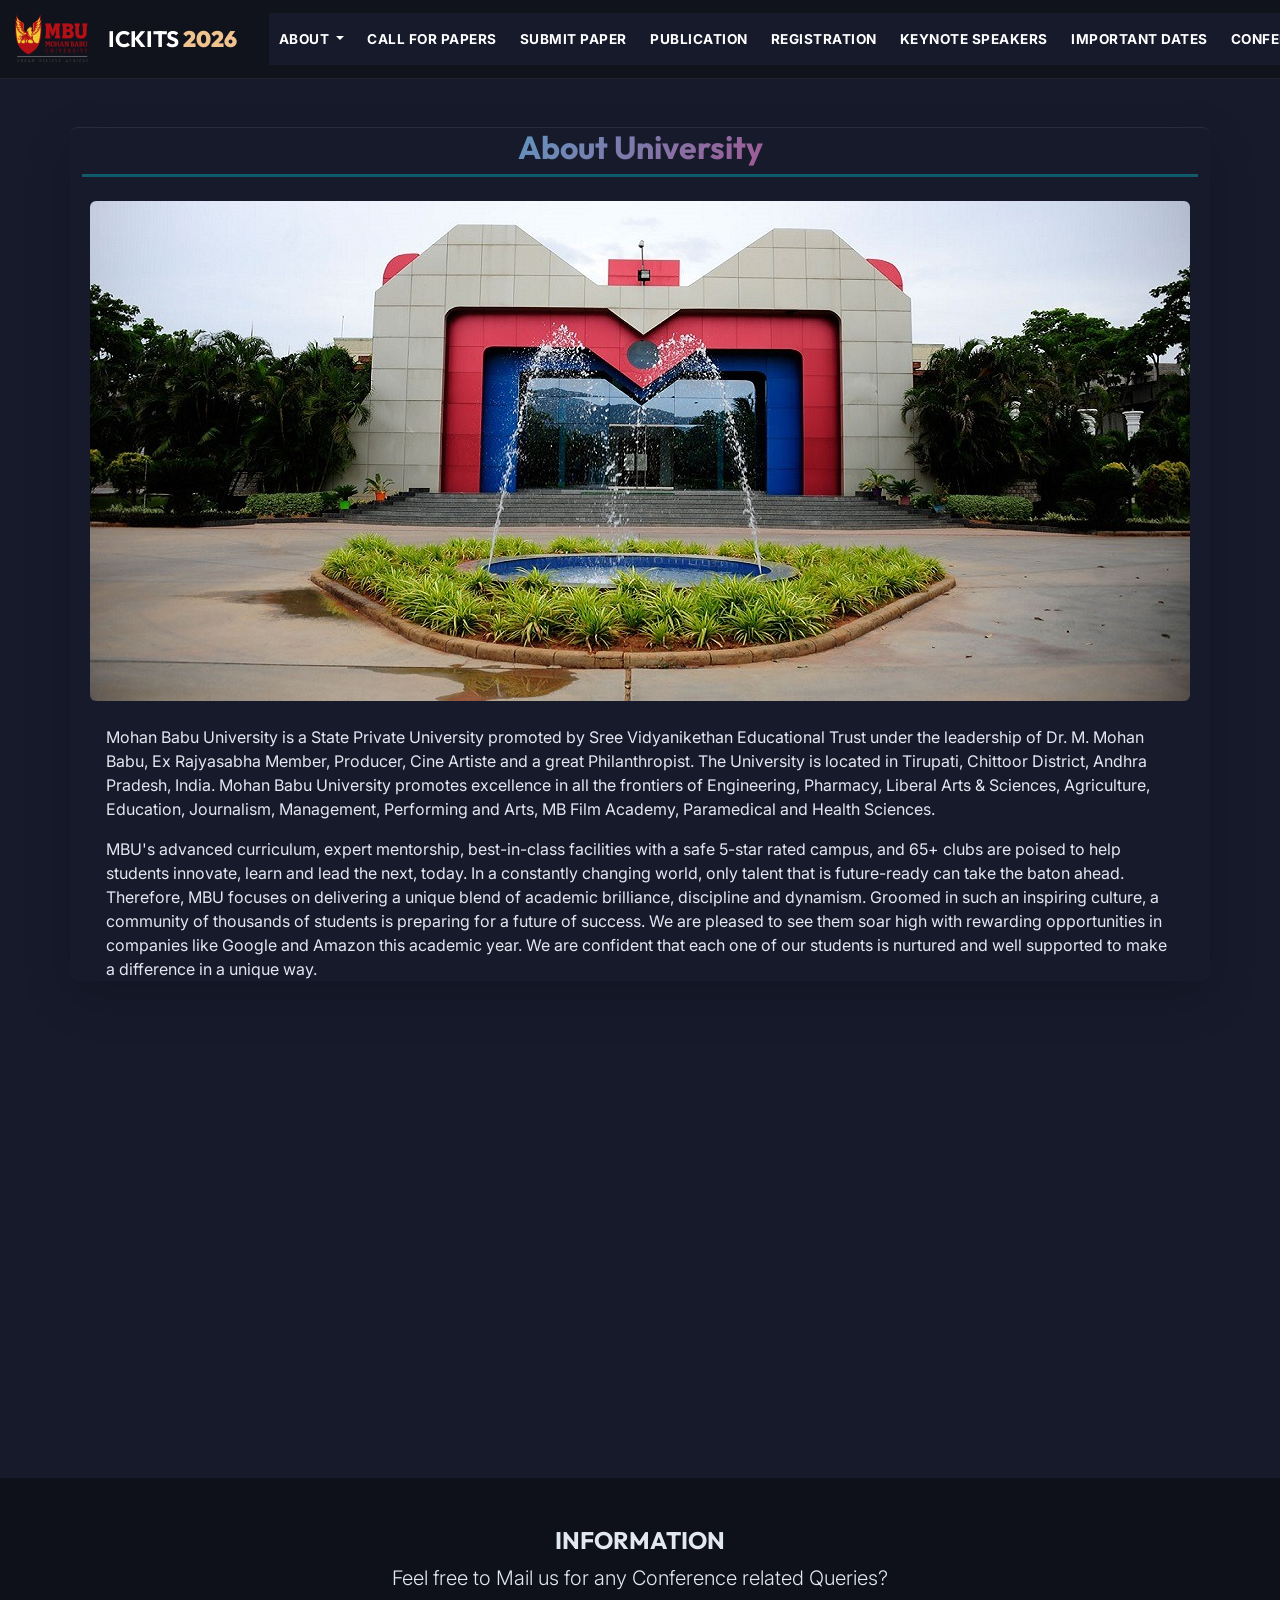
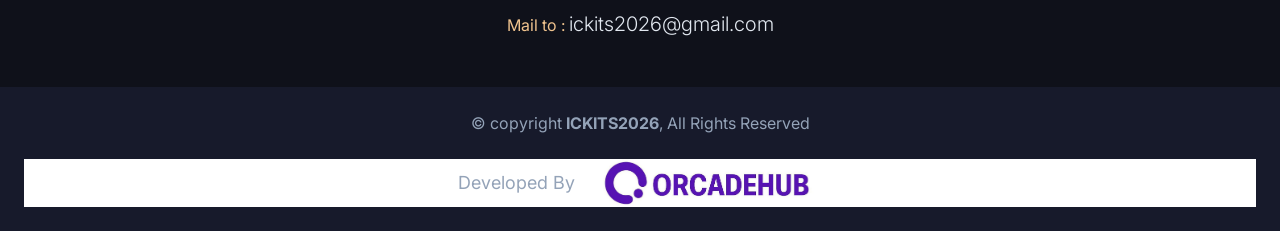
<file: Institution.html>
<!DOCTYPE html>
<html lang="en">
  <head>
    <meta charset="UTF-8" />
    <meta http-equiv="X-UA-Compatible" content="IE=edge" />
    <meta name="viewport" content="width=device-width, initial-scale=1.0" />
    <link
      href="https://cdn.jsdelivr.net/npm/bootstrap@5.0.1/dist/css/bootstrap.min.css"
      rel="stylesheet"
      integrity="sha384-+0n0xVW2eSR5OomGNYDnhzAbDsOXxcvSN1TPprVMTNDbiYZCxYbOOl7+AMvyTG2x"
      crossorigin="anonymous"
    />
    <link href="https://unpkg.com/aos@2.3.1/dist/aos.css" rel="stylesheet" />
    <link rel="shortcut icon" href="./images/logo.jpeg" type="image/x-icon" />
    <title>About University - ICCIET 2026</title>
    <style>
      .mapouter {
        position: relative;
        text-align: right;
        width: 100%;
        height: 400px;
      }
      .gmap_canvas {
        overflow: hidden;
        background: none !important;
        width: 100%;
        height: 400px;
      }
      .gmap_iframe {
        height: 400px !important;
      }
    </style>
      <link rel="stylesheet" href="style.css" />
</head>
  <body class="bg-light">
    <div id="header"></div>

    <section class="container my-5 bg-white shadow-lg rounded-3" id="about-conf" data-aos="fade-up">
      <div class="text-center border-bottom border-info border-3 mb-4">
        <h2 style="color: #ff69b4;">About <span class="text-info">University</span></h2>
      </div>
      <div class="text-center mb-4" data-aos="fade-up" data-aos-delay="200">
        <img src="./images/institute.jpeg" class="img-fluid rounded" alt="Institute" style="max-width: 100%;" />
      </div>
      <div class="text-justify px-4">
        <p>
          Mohan Babu University is a State Private University promoted by Sree Vidyanikethan Educational Trust under the leadership of Dr. M. Mohan Babu, Ex Rajyasabha Member, Producer, Cine Artiste and a great Philanthropist. The University is located in Tirupati, Chittoor District, Andhra Pradesh, India. Mohan Babu University promotes excellence in all the frontiers of Engineering, Pharmacy, Liberal Arts & Sciences, Agriculture, Education, Journalism, Management, Performing and Arts, MB Film Academy, Paramedical and Health Sciences.
        </p>
        <p>
          MBU's advanced curriculum, expert mentorship, best-in-class facilities with a safe 5-star rated campus, and 65+ clubs are poised to help students innovate, learn and lead the next, today. In a constantly changing world, only talent that is future-ready can take the baton ahead. Therefore, MBU focuses on delivering a unique blend of academic brilliance, discipline and dynamism. Groomed in such an inspiring culture, a community of thousands of students is preparing for a future of success. We are pleased to see them soar high with rewarding opportunities in companies like Google and Amazon this academic year. We are confident that each one of our students is nurtured and well supported to make a difference in a unique way.
        </p>
      </div>
    </section>

    <section id="venue2" class="container my-5 bg-white shadow-lg rounded-3" data-aos="fade-up">
      <div class="row align-items-center">
        <div class="col-md-6">
          <div class="mapouter">
            <div class="gmap_canvas">
              <iframe
                class="gmap_iframe"
                width="100%"
                frameborder="0"
                scrolling="no"
                marginheight="0"
                marginwidth="0"
                src="https://www.google.com/maps/embed?pb=!1m18!1m12!1m3!1d3074.788469126022!2d79.28729231405019!3d13.623306003930361!2m3!1f0!2f0!3f0!3m2!1i1024!2i768!4f13.1!3m3!1m2!1s0x3bb2b511cbefcaf3%3A0x4eb0b29e1d33b522!2sMohan%20Babu%20University!5e1!3m2!1sen!2sus!4v1681133903577!5m2!1sen!2sus"
              ></iframe>
            </div>
          </div>
        </div>
        <div class="col-md-6 d-flex flex-column justify-content-center text-center">
          <h2 class="text-info">Venue</h2>
          <div class="p-3">
            <h4 style="color: #ff69b4;">MOHAN BABU UNIVERSITY</h4>
            <p>Sree Sainath Nagar, Tirupati-517 102</p>
          </div>
        </div>
      </div>
    </section>

    <div id="footer"></div>

    <script
      src="https://cdn.jsdelivr.net/npm/bootstrap@5.0.1/dist/js/bootstrap.bundle.min.js"
      integrity="sha384-gtEjrD/SeCtmISkJkNUaaKMoLD0//ElJ19smozuHV6z3Iehds+3Ulb9Bn9Plx0x4"
      crossorigin="anonymous"
    ></script>
    <script
      src="https://code.jquery.com/jquery-3.6.0.min.js"
      integrity="sha256-/xUj+3OJU5yExlq6GSYGSHk7tPXikynS7ogEvDej/m4="
      crossorigin="anonymous"
    ></script>
    <script src="https://unpkg.com/aos@2.3.1/dist/aos.js"></script>
    <script>
      AOS.init();
    </script>
    <script src="header.js"></script>
    <script src="footer.js"></script>
  </body>
</html>
</file>
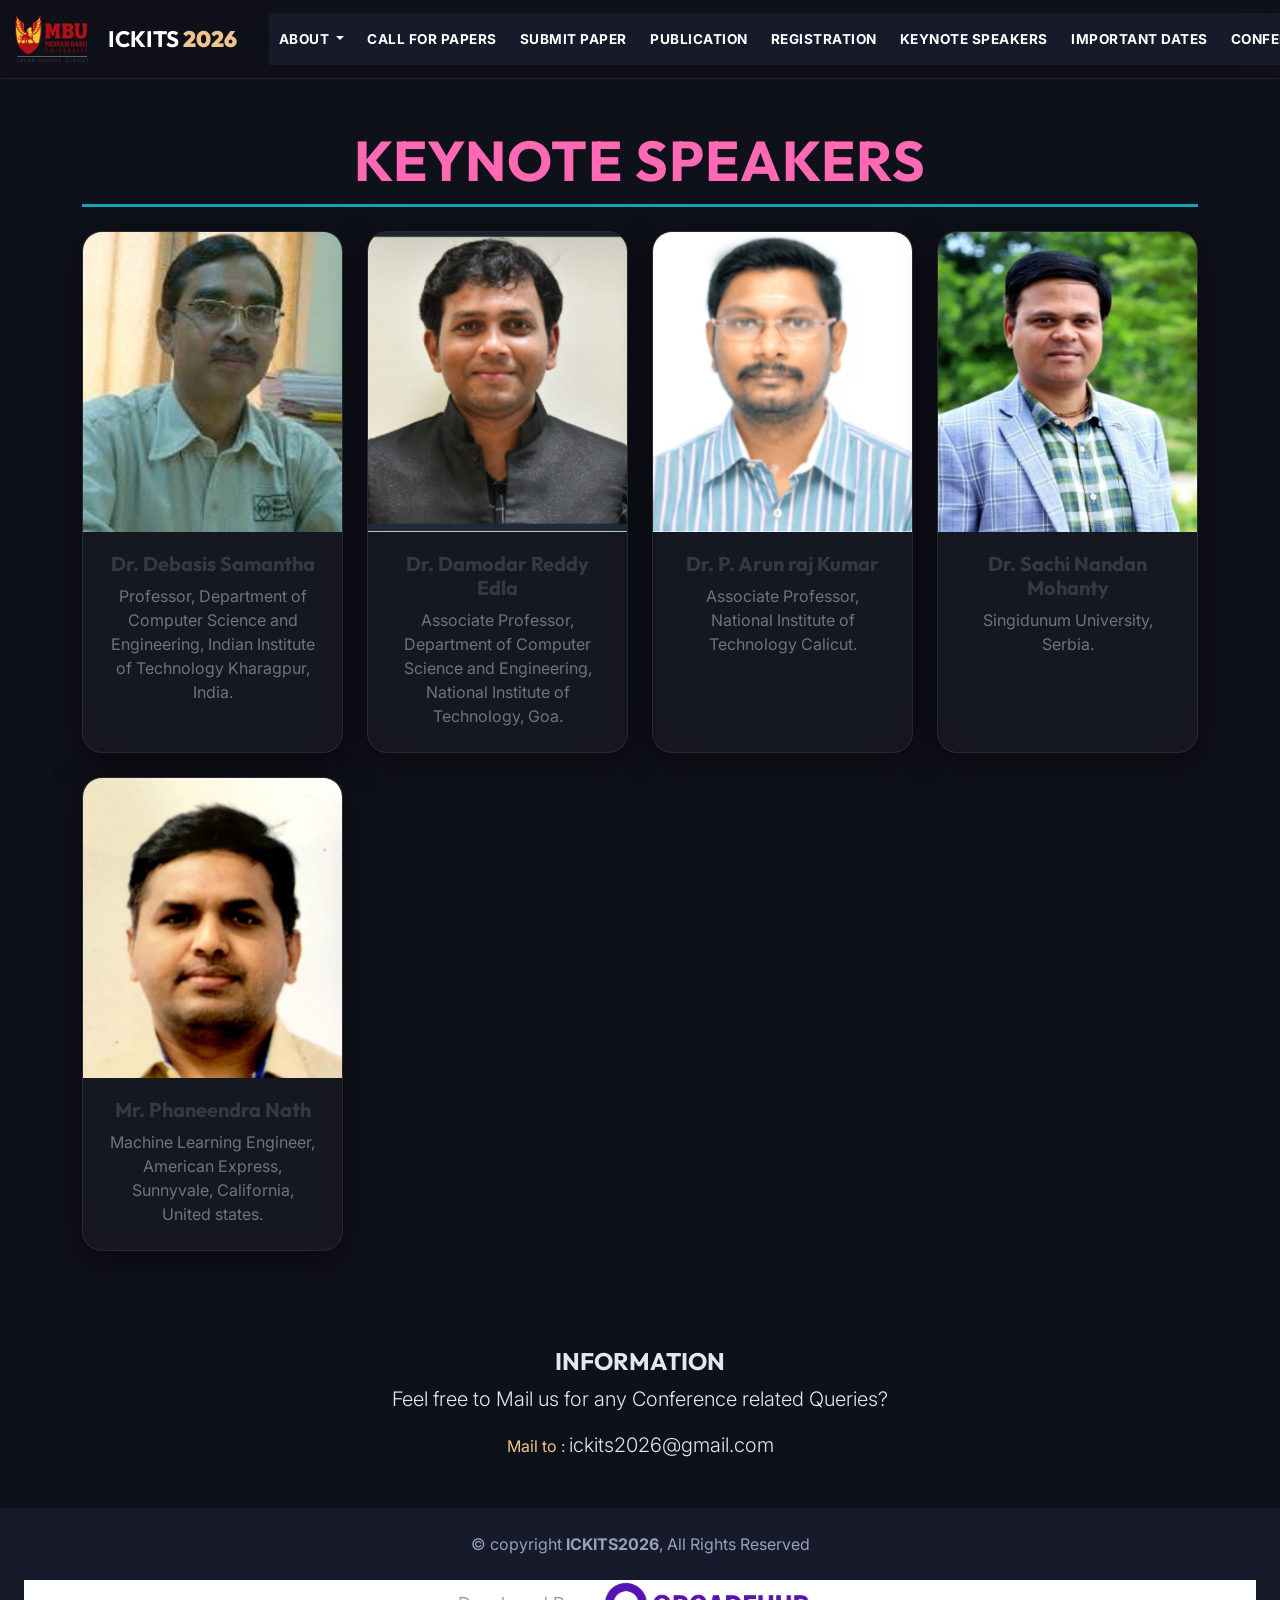
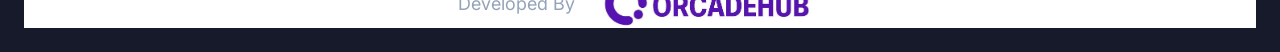
<file: keynotespeakers.html>
<!DOCTYPE html>
<html lang="en">
  <head>
    <meta charset="UTF-8" />
    <meta http-equiv="X-UA-Compatible" content="IE=edge" />
    <meta name="viewport" content="width=device-width, initial-scale=1.0" />
    <link
      href="https://cdn.jsdelivr.net/npm/bootstrap@5.0.1/dist/css/bootstrap.min.css"
      rel="stylesheet"
      integrity="sha384-+0n0xVW2eSR5OomGNYDnhzAbDsOXxcvSN1TPprVMTNDbiYZCxYbOOl7+AMvyTG2x"
      crossorigin="anonymous"
    />
    <style>
      /* Custom styles for a lavish design */
      .speaker-card {
        transition: transform 0.3s ease, box-shadow 0.3s ease;
        border: none;
        border-radius: 15px;
        overflow: hidden;
        background: linear-gradient(145deg, #ffffff, #f8f9fa);
        box-shadow: 0 4px 15px rgba(0, 0, 0, 0.1);
      }
      .speaker-card:hover {
        transform: translateY(-10px);
        box-shadow: 0 8px 25px rgba(0, 0, 0, 0.2);
      }
      .speaker-card img {
        height: 300px;
        width: 100%;
        object-fit: cover;
        object-position: center;
        border-top-left-radius: 15px;
        border-top-right-radius: 15px;
      }
      .speaker-card .card-body {
        padding: 1.5rem;
        text-align: center;
      }
      .speaker-card .card-title {
        color: #ff69b4;
        font-weight: bold;
        margin-bottom: 0.5rem;
      }
      .speaker-card .card-subtitle {
        color: #343a40;
        font-size: 1.25rem;
        margin-bottom: 0.75rem;
      }
      .speaker-card .card-text {
        color: #6c757d;
        font-size: 1rem;
      }
      .section-title {
        color: #ff69b4;
        font-weight: 700;
        text-transform: uppercase;
        letter-spacing: 1px;
        border-bottom: 3px solid #17a2b8;
        padding-bottom: 10px;
      }
      @media (max-width: 768px) {
        .speaker-card img {
          height: 250px;
        }
      }
    </style>
    <title>Keynote Speakers - ICKITS 2026</title>
      <link rel="stylesheet" href="style.css" />
</head>
  <body>
    <div id="header" class="sticky-top"></div>

    <!-- Keynote Speakers -->
    <div class="container my-5">
      <h1 class="display-4 text-center mb-4 section-title">Keynote Speakers</h1>
      <div class="row row-cols-1 row-cols-md-2 row-cols-lg-4 g-4">
        <div class="col">
          <div class="card speaker-card h-100">
            <img
              src="./images/debasis.jpg"
              class="card-img-top"
              alt="Dr. Debasis Samantha"
            />
            <div class="card-body">
              <h4 class="card-subtitle mb-2">Dr. Debasis Samantha</h4>
              <p class="card-text">
                Professor, Department of Computer Science and Engineering, Indian Institute of Technology Kharagpur, India.
              </p>
            </div>
          </div>
        </div>

        <div class="col">
          <div class="card speaker-card h-100">
            <img
              src="./images/damodar.png"
              class="card-img-top"
              alt="Dr. Damodar Reddy Edla"
            />
            <div class="card-body">
              <h4 class="card-subtitle mb-2">Dr. Damodar Reddy Edla</h4>
              <p class="card-text">
                Associate Professor, Department of Computer Science and Engineering, National Institute of Technology, Goa.
              </p>
            </div>
          </div>
        </div>

        <div class="col">
          <div class="card speaker-card h-100">
            <img
              src="./images/arun.png"
              class="card-img-top"
              alt="Dr. P. Arun raj Kumar"
            />
            <div class="card-body">
              <h4 class="card-subtitle mb-2">Dr. P. Arun raj Kumar</h4>
              <p class="card-text">
                Associate Professor, National Institute of Technology Calicut.
              </p>
            </div>
          </div>
        </div>

        <div class="col">
          <div class="card speaker-card h-100">
            <img
              src="./images/sachi.png"
              class="card-img-top"
              alt="Dr. Sachi Nandan Mohanty"
            />
            <div class="card-body">
              <h4 class="card-subtitle mb-2">Dr. Sachi Nandan Mohanty</h4>
              <p class="card-text">
                Singidunum University, Serbia.
              </p>
            </div>
          </div>
        </div>

        <div class="col">
          <div class="card speaker-card h-100">
            <img
              src="./images/phaneendra.png"
              class="card-img-top"
              alt="Mr. Phaneendra Nath"
            />
            <div class="card-body">
              <h4 class="card-subtitle mb-2">Mr. Phaneendra Nath</h4>
              <p class="card-text">
                Machine Learning Engineer, American Express, Sunnyvale, California, United states.
              </p>
            </div>
          </div>
        </div>
      </div>
    </div>

    <div id="footer"></div>

    <script
      src="https://cdn.jsdelivr.net/npm/bootstrap@5.0.1/dist/js/bootstrap.bundle.min.js"
      integrity="sha384-gtEjrD/SeCtmISkJkNUaaKMoLD0//ElJ19smozuHV6z3Iehds+3Ulb9Bn9Plx0x4"
      crossorigin="anonymous"
    ></script>
    <script src="header.js"></script>
    <script src="footer.js"></script>
  </body>
</html>
</file>
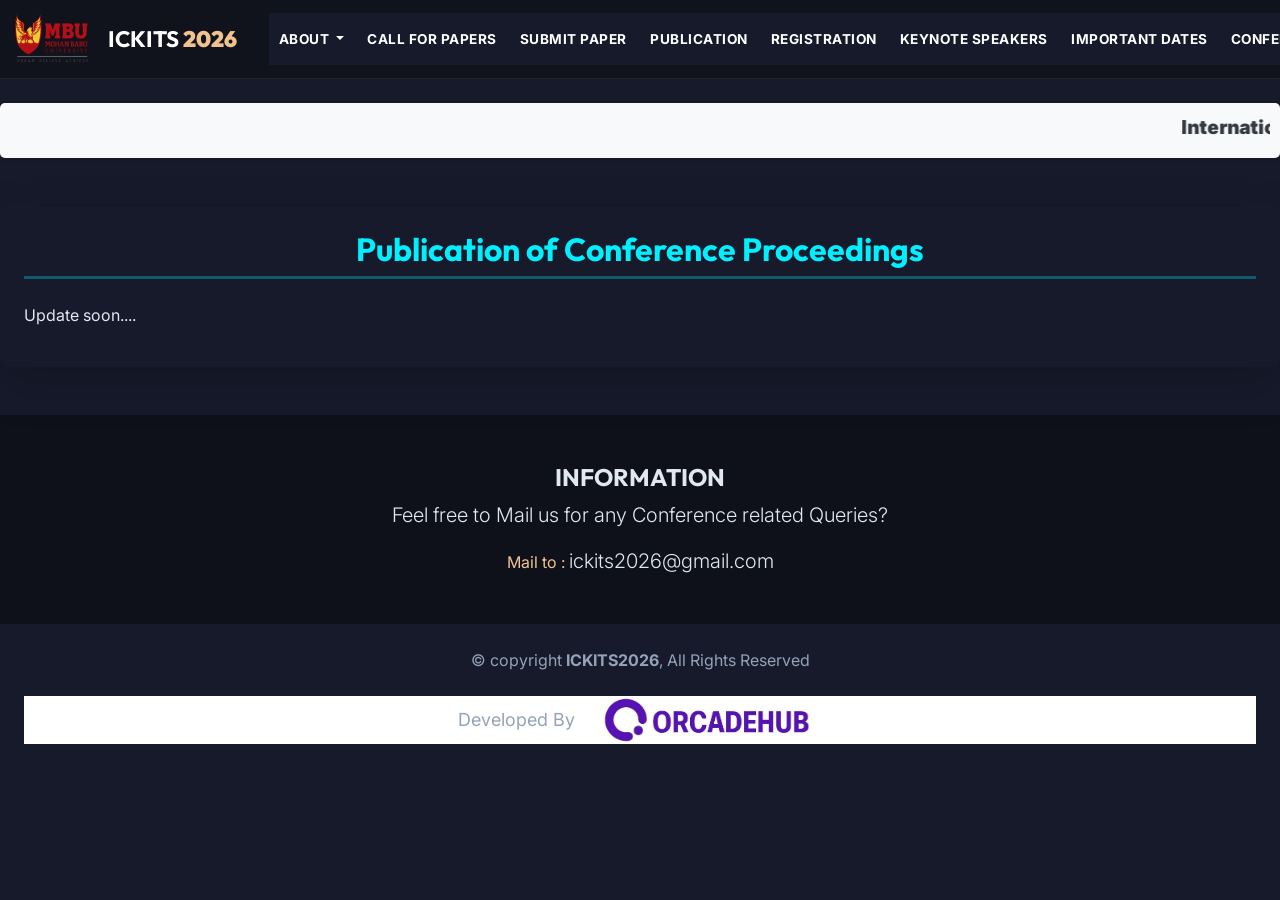
<file: publication.html>
<!DOCTYPE html>
<html lang="en">
  <head>
    <meta charset="UTF-8" />
    <meta http-equiv="X-UA-Compatible" content="IE=edge" />
    <meta name="viewport" content="width=device-width, initial-scale=1.0" />
    <link
      href="https://cdn.jsdelivr.net/npm/bootstrap@5.0.1/dist/css/bootstrap.min.css"
      rel="stylesheet"
      integrity="sha384-+0n0xVW2eSR5OomGNYDnhzAbDsOXxcvSN1TPprVMTNDbiYZCxYbOOl7+AMvyTG2x"
      crossorigin="anonymous"
    />
    <link href="https://unpkg.com/aos@2.3.1/dist/aos.css" rel="stylesheet" />
    <link rel="shortcut icon" href="./images/mbulogo.png" type="image/x-icon" />
    <title>Paper Submission - ICKITS 2026</title>
    <style>
      .marquee-container {
        background: #f8f9fa;
        padding: 10px;
        border-radius: 5px;
        box-shadow: 0 2px 4px rgba(0, 0, 0, 0.1);
      }
      marquee {
        font-size: 1.2rem;
        font-weight: bold;
        color: #343a40;
      }
      .submission-links a {
        font-size: 1.5rem;
        margin: 10px 0;
        display: inline-block;
        color: #007bff;
        text-decoration: none;
      }
      .submission-links a:hover {
        text-decoration: underline;
      }
    </style>
      <link rel="stylesheet" href="style.css" />
</head>
  <body class="bg-light">
    <div id="header"></div>

    <div class=" mt-4 marquee-container" data-aos="fade-up">
      <marquee behavior="scroll" direction="left">
        <strong>International Conference on Knowledge, Innovations and Technologies for Sustainability (ICKITS - 2026)</strong>
      </marquee>
    </div>

    <div class=" my-5 bg-white shadow-lg p-4 rounded-3" id="about-conf" data-aos="fade-up">
      <div class="text-center border-bottom border-info border-3 mb-4">
        <h2><span class="text-info">Publication of Conference Proceedings</span></h2>
      </div>
       <p>Update soon....</p>
      </div>
    </div>

    <div id="footer"></div>

    <script
      src="https://cdn.jsdelivr.net/npm/bootstrap@5.0.1/dist/js/bootstrap.bundle.min.js"
      integrity="sha384-gtEjrD/SeCtmISkJkNUaaKMoLD0//ElJ19smozuHV6z3Iehds+3Ulb9Bn9Plx0x4"
      crossorigin="anonymous"
    ></script>
    <script
      src="https://code.jquery.com/jquery-3.6.0.min.js"
      integrity="sha256-/xUj+3OJU5yExlq6GSYGSHk7tPXikynS7ogEvDej/m4="
      crossorigin="anonymous"
    ></script>
    <script src="https://unpkg.com/aos@2.3.1/dist/aos.js"></script>
    <script>
      AOS.init();
    </script>
    <script src="header.js"></script>
    <script src="footer.js"></script>
  </body>
</html>
</file>
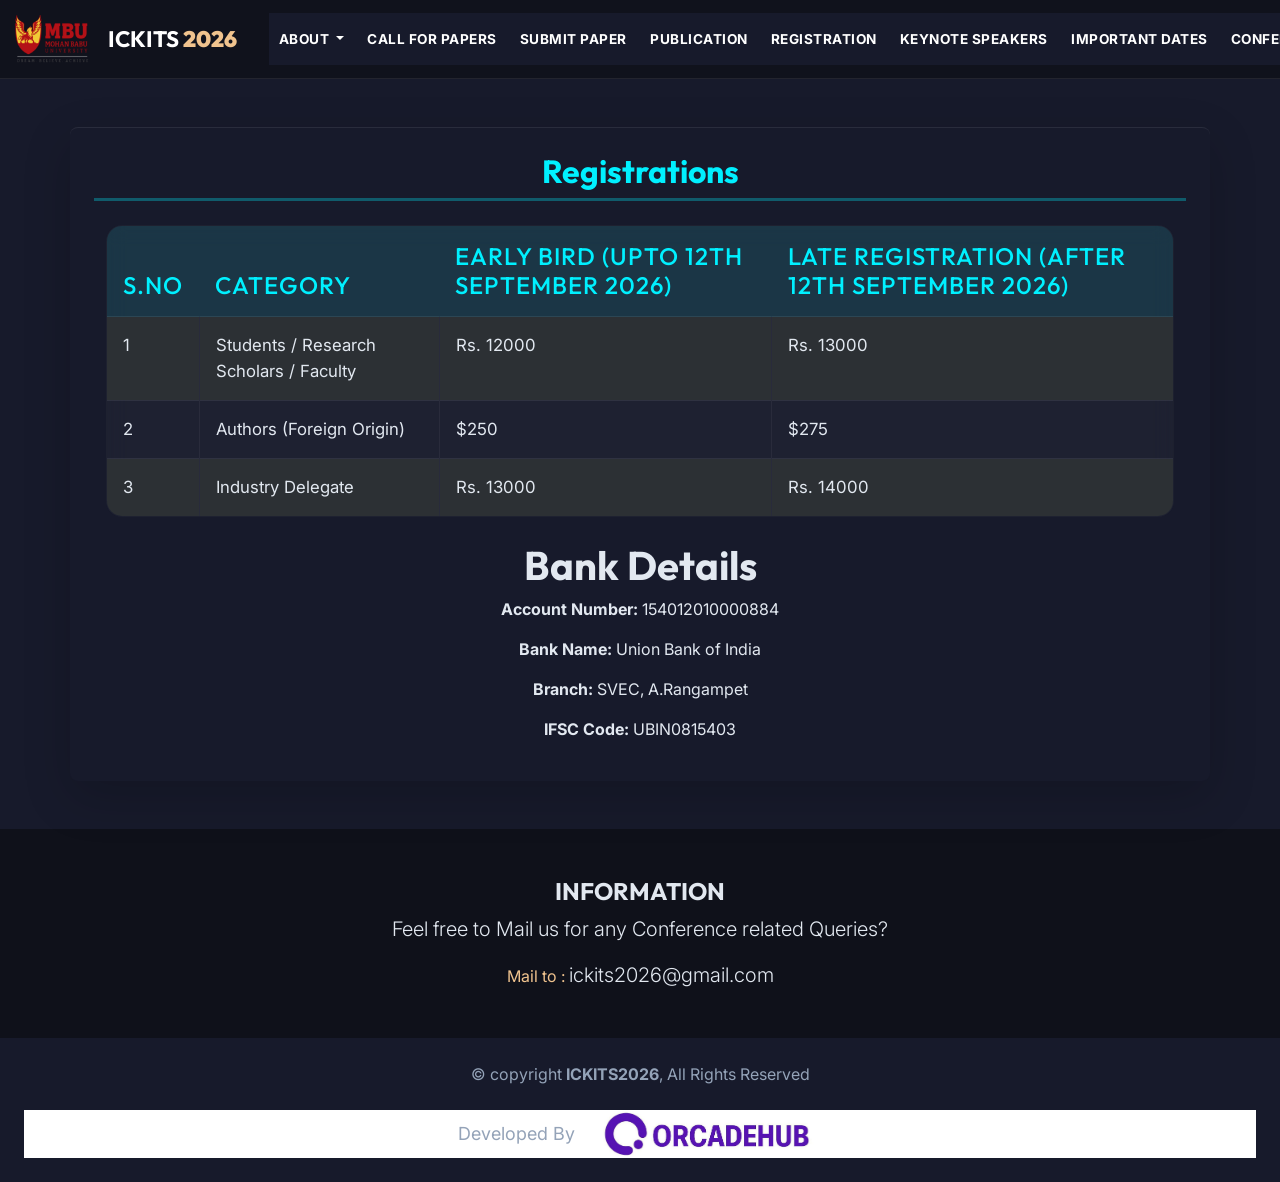
<file: registration.html>
<!DOCTYPE html>
<html lang="en">
  <head>
    <meta charset="UTF-8" />
    <meta http-equiv="X-UA-Compatible" content="IE=edge" />
    <meta name="viewport" content="width=device-width, initial-scale=1.0" />
    <link
      href="https://cdn.jsdelivr.net/npm/bootstrap@5.0.1/dist/css/bootstrap.min.css"
      rel="stylesheet"
      integrity="sha384-+0n0xVW2eSR5OomGNYDnhzAbDsOXxcvSN1TPprVMTNDbiYZCxYbOOl7+AMvyTG2x"
      crossorigin="anonymous"
    />
    <link href="https://unpkg.com/aos@2.3.1/dist/aos.css" rel="stylesheet" />
    <link rel="shortcut icon" href="./images/mbulogo.png" type="image/x-icon" />
    <title>Registration - ICKITS 2026</title>
    <style>
      .registration-links a {
        font-size: 1.25rem;
        color: #007bff;
        text-decoration: none;
      }
      .registration-links a:hover {
        text-decoration: underline;
      }
      .bank-details-img {
        max-width: 100%;
        height: auto;
      }
    </style>
      <link rel="stylesheet" href="style.css" />
</head>
  <body class="bg-light">
    <div id="header"></div>

    <section class="container my-5 bg-white shadow-lg p-4 rounded-3" id="about-conf" data-aos="fade-up">
      <div class="text-center border-bottom border-info border-3 mb-4">
        <h2><span class="text-info">Registrations</span></h2>
      </div>
      <!-- <div class="text-center registration-links mb-4" data-aos="fade-up" data-aos-delay="100">
        <p>Click Below for</p>
        <a href="RegistrationForm.pdf">Registration Form</a>
      </div> -->
      <div class="container">
        <div class="row">
          <div class="col" data-aos="fade-up" data-aos-delay="200">
            <table class="table table-striped table-bordered table-dark">
              <thead>
                <tr>
                  <th scope="col"><span class="h4">S.No</span></th>
                  <th scope="col"><span class="h4">Category</span></th>
                  <th scope="col"><span class="h4">Early Bird (Upto 12th September 2026)</span></th>
                  <th scope="col"><span class="h4">Late Registration (after 12th September 2026)</span></th>
                </tr>
              </thead>
              <tbody>
                <tr>
                  <td>1</td>
                  <td>Students / Research Scholars / Faculty</td>
                  <td>Rs. 12000</td>
                  <td>Rs. 13000</td>
                </tr>
                <tr>
                  <td>2</td>
                  <td>Authors (Foreign Origin)</td>
                  <td>$250</td>
                  <td>$275</td>
                </tr>
                <tr>
                  <td>3</td>
                  <td>Industry Delegate</td>
                  <td>Rs. 13000</td>
                  <td>Rs. 14000</td>
                </tr>
              </tbody>
            </table>
          </div>
        </div>
      </div>
      <div class="text-center mt-4" data-aos="fade-up" data-aos-delay="300">
        <!-- <img src="/bank.jpg" alt="bank details" class="bank-details-img" /> -->
         <h1>Bank Details</h1>
          <p><strong>Account Number:</strong> 154012010000884</p>
          <p><strong>Bank Name:</strong> Union Bank of India</p>
          <p><strong>Branch:</strong> SVEC, A.Rangampet</p>
          <p><strong>IFSC Code:</strong> UBIN0815403</p>
      </div>
    </section>

    <div id="footer"></div>

    <script
      src="https://cdn.jsdelivr.net/npm/bootstrap@5.0.1/dist/js/bootstrap.bundle.min.js"
      integrity="sha384-gtEjrD/SeCtmISkJkNUaaKMoLD0//ElJ19smozuHV6z3Iehds+3Ulb9Bn9Plx0x4"
      crossorigin="anonymous"
    ></script>
    <script
      src="https://code.jquery.com/jquery-3.6.0.min.js"
      integrity="sha256-/xUj+3OJU5yExlq6GSYGSHk7tPXikynS7ogEvDej/m4="
      crossorigin="anonymous"
    ></script>
    <script src="https://unpkg.com/aos@2.3.1/dist/aos.js"></script>
    <script>
      AOS.init();
    </script>
    <script src="header.js"></script>
    <script src="footer.js"></script>
  </body>
</html>
</file>
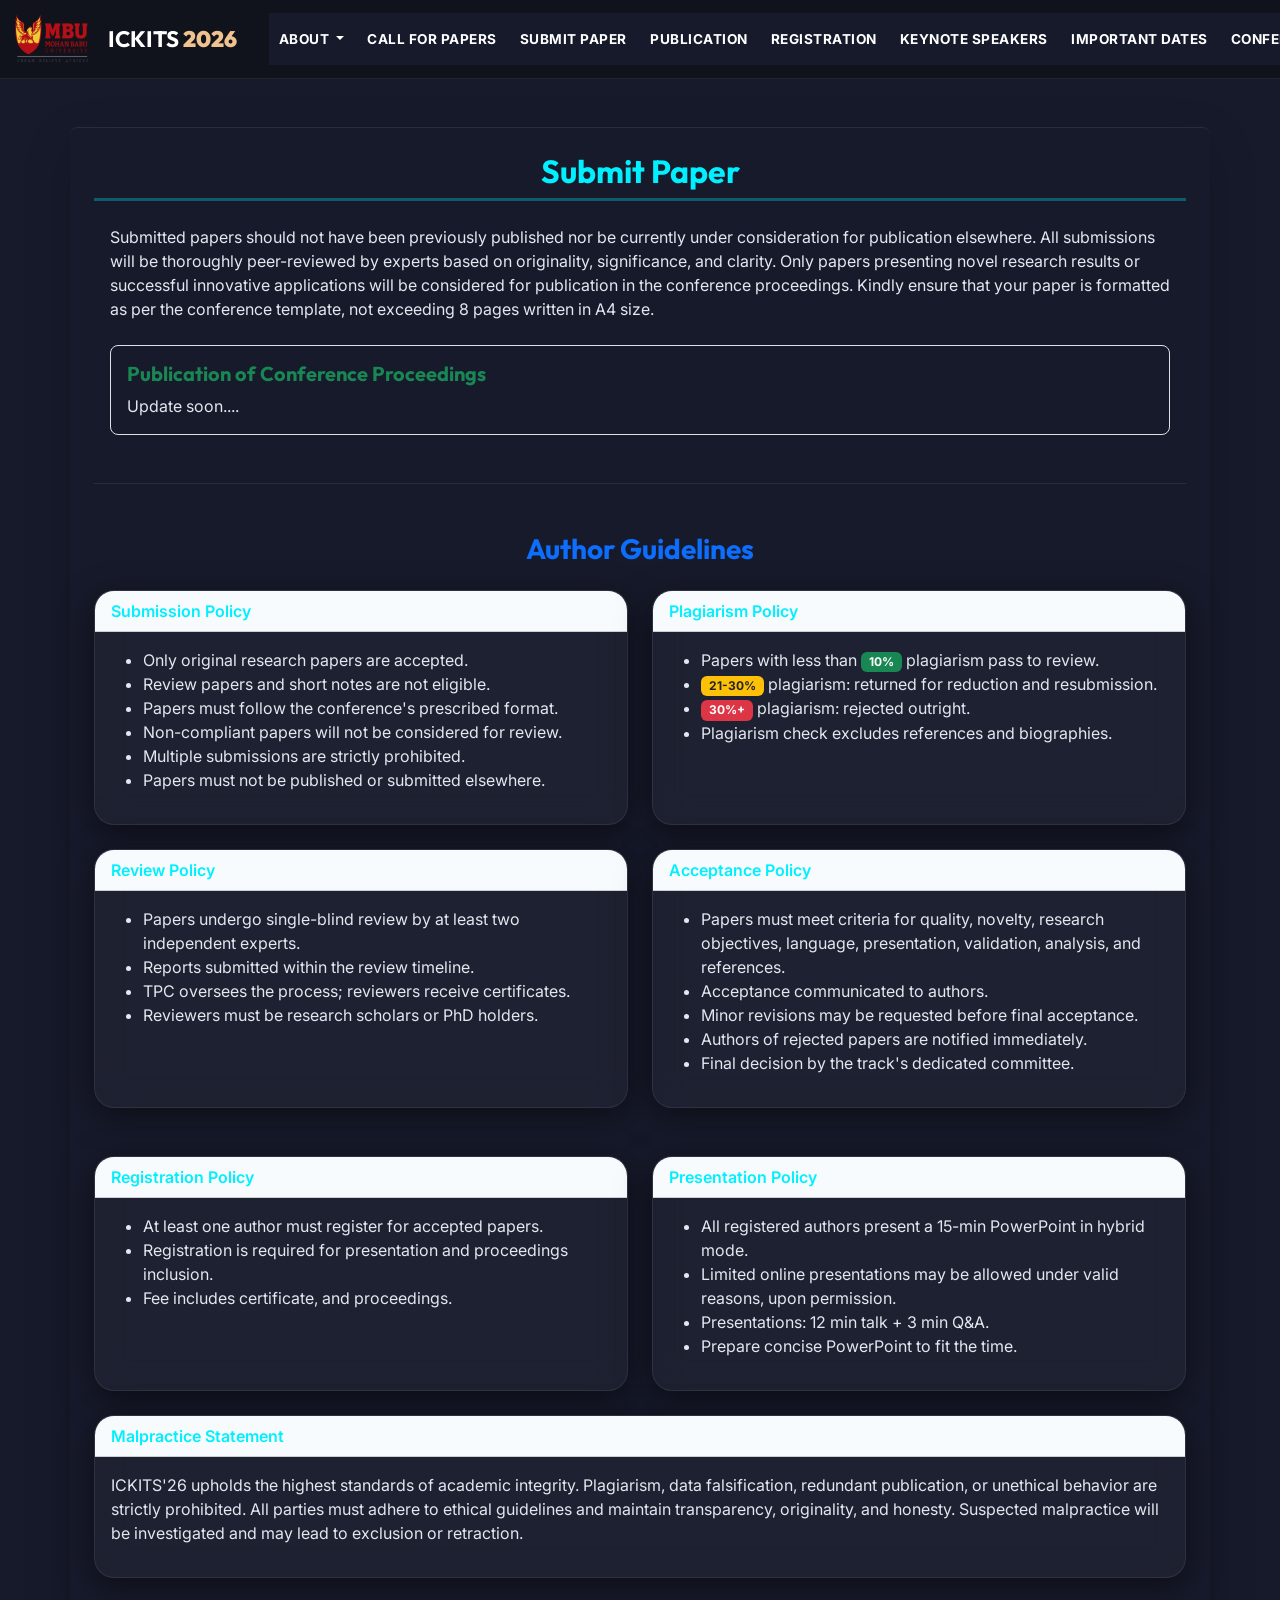
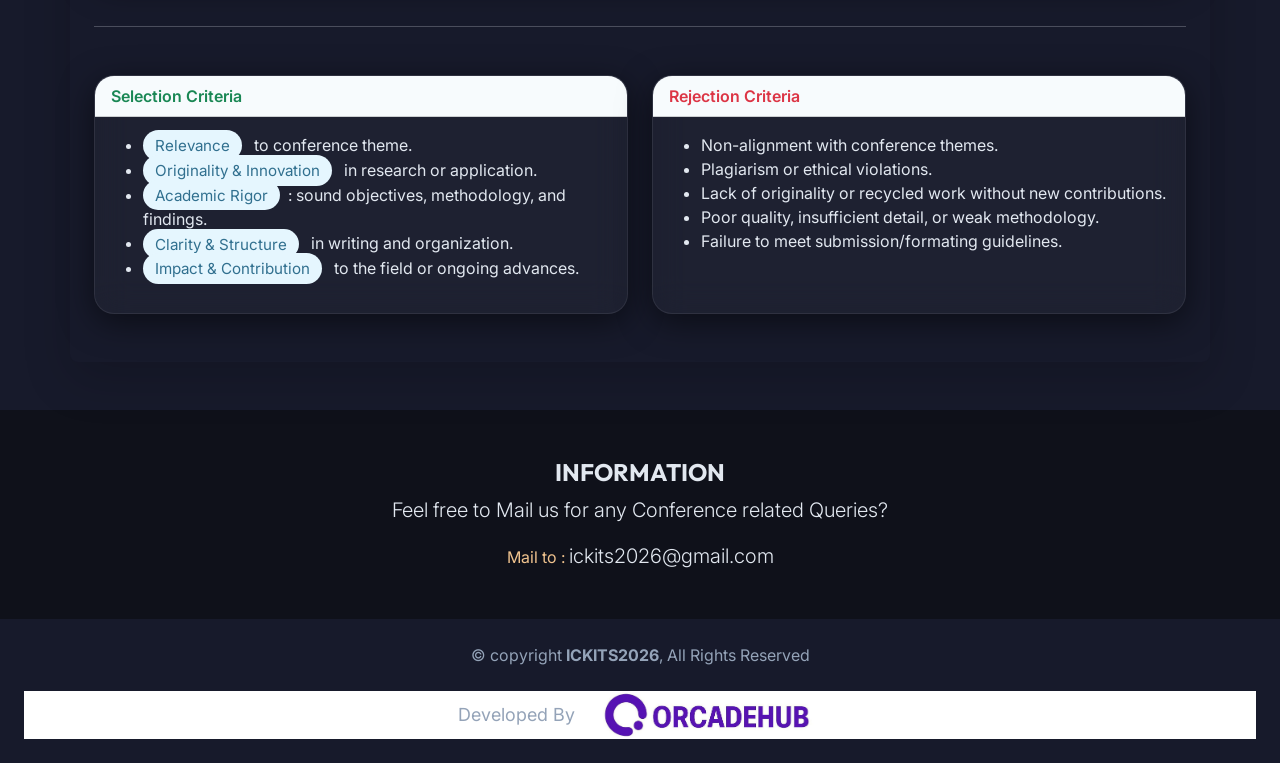
<file: submissions.html>
<!doctype html>
<html lang="en">
  <head>
    <meta charset="UTF-8" />
    <meta http-equiv="X-UA-Compatible" content="IE=edge" />
    <meta name="viewport" content="width=device-width, initial-scale=1.0" />
    <link
      href="https://cdn.jsdelivr.net/npm/bootstrap@5.0.1/dist/css/bootstrap.min.css"
      rel="stylesheet"
      crossorigin="anonymous"
    />
    <link href="https://unpkg.com/aos@2.3.1/dist/aos.css" rel="stylesheet" />
    <link rel="shortcut icon" href="./images/mbulogo.png" type="image/x-icon" />
    <title>Submit Paper - ICKITS 2026</title>
    <style>
      .badge-criteria {
        font-size: 0.95rem;
        padding: 0.38em 0.8em;
        background: #e5f6fe;
        color: #31708f;
        border-radius: 1rem;
        margin-right: 0.5em;
      }
      .card-header {
        background: #f7fbfd;
        font-weight: 600;
      }
    </style>
      <link rel="stylesheet" href="style.css" />
</head>
  <body class="bg-light">
    <div id="header"></div>
    <section
      class="container my-5 bg-white shadow-lg p-4 rounded-3"
      data-aos="fade-up"
    >
      <div class="text-center border-bottom border-info border-3 mb-4">
        <h2 class="text-info mb-2">Submit Paper</h2>
      </div>
      <div class="px-3 mb-5" data-aos="fade-up" data-aos-delay="100">

        <p>
          Submitted papers should not have been previously published nor be
          currently under consideration for publication elsewhere. All
          submissions will be thoroughly peer-reviewed by experts based on
          originality, significance, and clarity. Only papers presenting novel
          research results or successful innovative applications will be
          considered for publication in the conference proceedings. Kindly
          ensure that your paper is formatted as per the
          conference template, not
          exceeding 8 pages written in A4 size.
        </p>
        <div class="bg-light border rounded-3 p-3 mt-4">
          <h5 class="text-success mb-2">
            Publication of Conference Proceedings
          </h5>
          <p class="mb-0">
            Update soon....
          </p>
        </div>
      </div>

      <!-- Author Guidelines Section -->
      <section>
        <div class="text-center mt-5 mb-4">
          <h3 class="text-primary">Author Guidelines</h3>
        </div>

        <div class="row g-4">
          <div class="col-lg-6">
            <div class="card h-100">
              <div class="card-header text-info">Submission Policy</div>
              <div class="card-body">
                <ul>
                  <li>Only original research papers are accepted.</li>
                  <li>Review papers and short notes are not eligible.</li>
                  <li>
                    Papers must follow the conference's prescribed format.
                  </li>
                  <li>
                    Non-compliant papers will not be considered for review.
                  </li>
                  <li>Multiple submissions are strictly prohibited.</li>
                  <li>Papers must not be published or submitted elsewhere.</li>
                </ul>
              </div>
            </div>
          </div>
          <div class="col-lg-6">
            <div class="card h-100">
              <div class="card-header text-info">Plagiarism Policy</div>
              <div class="card-body">
                <ul>
                  <li>
                    Papers with less than <span class="badge bg-success">10%</span> plagiarism pass to review.
                  </li>
                  <li>
                    <span class="badge bg-warning text-dark">21-30%</span>
                    plagiarism: returned for reduction and resubmission.
                  </li>
                  <li>
                    <span class="badge bg-danger">30%+</span> plagiarism:
                    rejected outright.
                  </li>
                  <li>Plagiarism check excludes references and biographies.</li>
                </ul>
              </div>
            </div>
          </div>
          <div class="col-lg-6">
            <div class="card h-100">
              <div class="card-header text-info">Review Policy</div>
              <div class="card-body">
                <ul>
                  <li>
                    Papers undergo single-blind review by at least two
                    independent experts.
                  </li>
                  <li>Reports submitted within the review timeline.</li>
                  <li>
                    TPC oversees the process; reviewers receive certificates.
                  </li>
                  <li>Reviewers must be research scholars or PhD holders.</li>
                </ul>
              </div>
            </div>
          </div>
          <div class="col-lg-6">
            <div class="card h-100">
              <div class="card-header text-info">Acceptance Policy</div>
              <div class="card-body">
                <ul>
                  <li>
                    Papers must meet criteria for quality, novelty, research
                    objectives, language, presentation, validation, analysis,
                    and references.
                  </li>
                  <li>Acceptance communicated to authors.</li>
                  <li>
                    Minor revisions may be requested before final acceptance.
                  </li>
                  <li>Authors of rejected papers are notified immediately.</li>
                  <li>Final decision by the track's dedicated committee.</li>
                </ul>
              </div>
            </div>
          </div>
        </div>

        <div class="row mt-4 g-4">
          <div class="col-lg-6">
            <div class="card h-100">
              <div class="card-header text-info">Registration Policy</div>
              <div class="card-body">
                <ul>
                  <li>
                    At least one author must register for accepted papers.
                  </li>
                  <li>
                    Registration is required for presentation and proceedings
                    inclusion.
                  </li>
                  <li>Fee includes certificate, and proceedings.</li>
                </ul>
              </div>
            </div>
          </div>
          <div class="col-lg-6">
            <div class="card h-100">
              <div class="card-header text-info">Presentation Policy</div>
              <div class="card-body">
                <ul>
                  <li>
                    All registered authors present a 15-min PowerPoint in hybrid
                    mode.
                  </li>
                  <li>
                    Limited online presentations may be allowed under valid
                    reasons, upon permission.
                  </li>
                  <li>Presentations: 12 min talk + 3 min Q&A.</li>
                  <li>Prepare concise PowerPoint to fit the time.</li>
                </ul>
              </div>
            </div>
          </div>
        </div>

        <div class="mt-4">
          <div class="card">
            <div class="card-header text-info">Malpractice Statement</div>
            <div class="card-body">
              <p>
                ICKITS'26 upholds the highest standards of academic integrity.
                Plagiarism, data falsification, redundant publication, or
                unethical behavior are strictly prohibited. All parties must
                adhere to ethical guidelines and maintain transparency,
                originality, and honesty. Suspected malpractice will be
                investigated and may lead to exclusion or retraction.
              </p>
            </div>
          </div>
        </div>

        <hr class="my-5" />

        <div class="row g-4">
          <div class="col-lg-6">
            <div class="card h-100">
              <div class="card-header text-success">Selection Criteria</div>
              <div class="card-body">
                <ul>
                  <li>
                    <span class="badge-criteria">Relevance</span> to conference
                    theme.
                  </li>
                  <li>
                    <span class="badge-criteria">Originality & Innovation</span>
                    in research or application.
                  </li>
                  <li>
                    <span class="badge-criteria">Academic Rigor</span>: sound
                    objectives, methodology, and findings.
                  </li>
                  <li>
                    <span class="badge-criteria">Clarity & Structure</span> in
                    writing and organization.
                  </li>
                  <li>
                    <span class="badge-criteria">Impact & Contribution</span> to
                    the field or ongoing advances.
                  </li>
                </ul>
              </div>
            </div>
          </div>
          <div class="col-lg-6">
            <div class="card h-100">
              <div class="card-header text-danger">Rejection Criteria</div>
              <div class="card-body">
                <ul>
                  <li>Non-alignment with conference themes.</li>
                  <li>Plagiarism or ethical violations.</li>
                  <li>
                    Lack of originality or recycled work without new
                    contributions.
                  </li>
                  <li>
                    Poor quality, insufficient detail, or weak methodology.
                  </li>
                  <li>Failure to meet submission/formating guidelines.</li>
                </ul>
              </div>
            </div>
          </div>
        </div>
      </section>

      <div
        class="text-center submission-link mt-4"
        data-aos="fade-up"
        data-aos-delay="200"
      >
        <!-- Optional: Submit button or link -->
        <!-- <a href="#" class="btn btn-info btn-lg">Submit Your Paper</a> -->
      </div>
    </section>
    <div id="footer"></div>
    <script
      src="https://cdn.jsdelivr.net/npm/bootstrap@5.0.1/dist/js/bootstrap.bundle.min.js"
      crossorigin="anonymous"
    ></script>
    <script
      src="https://code.jquery.com/jquery-3.6.0.min.js"
      crossorigin="anonymous"
    ></script>
    <script src="https://unpkg.com/aos@2.3.1/dist/aos.js"></script>
    <script>
      AOS.init();
    </script>
    <script src="header.js"></script>
    <script src="footer.js"></script>
  </body>
</html>
</file>
<file: style.css>
@import url('https://fonts.googleapis.com/css2?family=Inter:wght@300;400;500;600;700&family=Outfit:wght@400;600;700;800&display=swap');

:root {
  --bg-primary: #0f111a;
  --bg-secondary: #171a2b;
  --accent-primary: #00f0ff;
  --accent-secondary: #ff0055;
  --gold: #f0c38e;
  --text-main: #e2e8f0;
  --text-muted: #94a3b8;
  --glass-bg: rgba(255, 255, 255, 0.03);
  --glass-border: rgba(255, 255, 255, 0.08);
  --glass-glow: 0 8px 32px 0 rgba(0, 0, 0, 0.5);
}

/* Base Overrides */
body {
  font-family: 'Inter', sans-serif !important;
  background-color: var(--bg-primary) !important;
  color: var(--text-main) !important;
  overflow-x: hidden;
}

h1, h2, h3, h4, h5, h6, .navbar-brand {
  font-family: 'Outfit', sans-serif !important;
  font-weight: 700;
}

/* Background overrides for bootstrap utilities */
.bg-light, .bg-white, .bg-secondary, .bg-dark {
  background-color: transparent !important;
  background: var(--bg-secondary) !important;
  color: var(--text-main) !important;
}

/* Typography Enhancements */
.text-info { color: var(--accent-primary) !important; }
h2[style*="color: #ff69b4"], h3[style*="color: #ff69b4"], h4[style*="color: #ff69b4"], .card-title[style*="color: #ff69b4"] {
  background: linear-gradient(135deg, var(--accent-primary), var(--accent-secondary));
  -webkit-background-clip: text;
  background-clip: text;
  -webkit-text-fill-color: transparent;
  text-shadow: none !important;
}
.display-4.fw-bold[style*="color: #ff69b4"] {
  background: linear-gradient(135deg, #ff0055, #ff7a00);
  -webkit-background-clip: text;
  background-clip: text;
  -webkit-text-fill-color: transparent;
}

/* Section Containers */
section, .container-fluid {
  border: none !important;
  box-shadow: none !important;
}
section {
  position: relative;
  border-top: 1px solid var(--glass-border) !important;
}

/* Glassmorphism Cards */
.card {
  background: var(--glass-bg) !important;
  border: 1px solid var(--glass-border) !important;
  backdrop-filter: blur(16px);
  -webkit-backdrop-filter: blur(16px);
  box-shadow: var(--glass-glow) !important;
  border-radius: 20px !important;
  color: var(--text-main) !important;
  transition: all 0.4s cubic-bezier(0.175, 0.885, 0.32, 1.275) !important;
  overflow: hidden;
}

.card:hover {
  transform: translateY(-10px) !important;
  border-color: rgba(0, 240, 255, 0.4) !important;
  box-shadow: 0 15px 40px rgba(0, 240, 255, 0.15) !important;
}

/* Carousel Hero Override */
#carouselExampleIndicators .carousel-item img {
  filter: brightness(0.6) sepia(0.2) hue-rotate(180deg) saturate(1.5);
}
.carousel-caption {
  background: rgba(15, 17, 26, 0.6) !important;
  backdrop-filter: blur(10px);
  border: 1px solid var(--glass-border);
  box-shadow: 0 20px 40px rgba(0,0,0,0.5);
  border-radius: 24px !important;
  bottom: 10% !important;
  padding: 40px !important;
}
.carousel-caption h1, .carousel-caption h2, .carousel-caption h3 {
  color: #fff !important;
  text-shadow: 0 2px 10px rgba(0,0,0,0.8) !important;
}
.carousel-caption h1 {
  background: linear-gradient(135deg, #fff, var(--accent-primary));
  -webkit-background-clip: text;
  background-clip: text;
  -webkit-text-fill-color: transparent;
}
.carousel-caption h3 { color: var(--gold) !important; font-weight: 500;}

/* Table General Redesign */
.table {
  background: var(--glass-bg) !important;
  border-radius: 16px !important;
  overflow: hidden !important;
  border: 1px solid var(--glass-border);
  backdrop-filter: blur(10px);
  margin-bottom: 0 !important;
}
.table th, .table thead th {
  background: rgba(0, 240, 255, 0.1) !important;
  color: var(--accent-primary) !important;
  font-family: 'Outfit';
  letter-spacing: 1px;
  text-transform: uppercase;
  border: none !important;
  padding: 16px;
}
.table td, .table tbody td {
  background: transparent !important;
  color: var(--text-main) !important;
  border-color: rgba(255,255,255,0.05) !important;
  padding: 16px;
  font-size: 1.05rem;
}
.table tr { transition: all 0.3s; }
.table tr:hover td {
  background: rgba(255, 255, 255, 0.05) !important;
  color: #fff !important;
}

/* List Groups (Used in inner pages) */
.list-group {
  border-radius: 16px;
  overflow: hidden;
  box-shadow: var(--glass-glow);
  background: var(--glass-bg) !important;
  border: 1px solid var(--glass-border) !important;
}
.list-group-item {
  background-color: transparent !important;
  color: var(--text-muted) !important;
  border-bottom: 1px solid var(--glass-border) !important;
  padding: 15px 20px !important;
  transition: all 0.3s;
}
.list-group-item:hover {
  background-color: rgba(0, 240, 255, 0.05) !important;
  color: var(--text-main) !important;
  padding-left: 25px !important;
  border-left: 3px solid var(--accent-primary) !important;
}


/* Accordion (Conference Team) Restyling */
.accordion {
  border-radius: 16px;
  overflow: hidden;
  box-shadow: var(--glass-glow);
  background: var(--glass-bg) !important;
}
.accordion-item {
  background: transparent !important;
  border: none !important;
  border-bottom: 1px solid var(--glass-border) !important;
}
.accordion-item:last-child { border-bottom: none !important; }
.accordion-button {
  background: transparent !important;
  color: var(--text-main) !important;
  font-family: 'Outfit';
  font-size: 1.1rem;
  padding: 20px 24px !important;
  box-shadow: none !important;
}
.accordion-button::after {
  filter: invert(1) !important;
}
.accordion-button:not(.collapsed) {
  background: rgba(0, 240, 255, 0.05) !important;
  color: var(--accent-primary) !important;
}
.accordion-button:not(.collapsed)::after {
  filter: invert(0.6) sepia(1) saturate(5) hue-rotate(150deg) !important; /* Cyan tint */
}
.accordion-body {
  color: var(--text-muted);
  background: rgba(0,0,0,0.2);
}
.accordion-body ul {
  list-style: none; padding: 0; margin: 0;
}
.accordion-body li {
  padding: 12px 0;
  border-bottom: 1px solid rgba(255,255,255,0.03);
  position: relative;
  padding-left: 20px;
}
.accordion-body li::before {
  content: '→';
  position: absolute;
  left: 0;
  color: var(--accent-secondary);
  font-weight: bold;
}
.accordion-body li:last-child { border-bottom: none; }

/* Contact Us Cards Overrides */
#contact-us .col-md-4 { margin-top: 20px; }
#contact-us .icon-container {
  width: 70px; height: 70px;
  background: rgba(255,0,85,0.1);
  border-radius: 50%;
  display: flex; align-items: center; justify-content: center;
  margin: 0 auto;
  border: 1px solid rgba(255,0,85,0.3);
  transition: all 0.3s;
}
#contact-us .col-md-4:hover .icon-container {
  background: var(--accent-secondary);
  transform: scale(1.1);
  box-shadow: 0 0 20px rgba(255,0,85,0.4);
}
#contact-us .icon-container svg {
  fill: var(--accent-secondary) !important;
  transition: all 0.3s;
}
#contact-us .col-md-4:hover .icon-container svg { fill: #fff !important; }
#contact-us p, #contact-us h4 { color: var(--text-main) !important; }

/* Read More Button */
.btn-outline-info {
  color: var(--accent-primary) !important;
  border-color: var(--accent-primary) !important;
  border-radius: 50px;
  padding: 10px 30px;
  font-weight: bold;
  text-transform: uppercase;
  letter-spacing: 1px;
}
.btn-outline-info:hover {
  background: var(--accent-primary) !important;
  color: #000 !important;
  box-shadow: 0 0 20px rgba(0, 240, 255, 0.4);
}

/* Borders and lines */
.border-info { border-color: rgba(0, 240, 255, 0.3) !important; }

/* Navbar (from header.js) overrides to prevent wrapping */
.navbar {
  background: rgba(15, 17, 26, 0.8) !important;
  backdrop-filter: blur(20px);
  -webkit-backdrop-filter: blur(20px);
  border-bottom: 1px solid var(--glass-border);
  padding: 10px 0 !important; /* Slightly thinner navbar */
}
.navbar-brand img { width: 80px; height: 48px; } /* Shrink logo */
.navbar-brand h1 { font-size: 1.4rem !important; } /* Shrink main text */
.navbar-nav { gap: 2px; flex-wrap: nowrap !important; } /* Stop container wrapping */
.nav-link { 
  font-size: 0.8rem; /* Decrease font size */
  text-transform: uppercase; 
  letter-spacing: 0.5px; 
  font-weight: 600; 
  padding-left: 0.6rem !important;
  padding-right: 0.6rem !important;
  white-space: nowrap !important; /* Prevent text wrapping inside link */
  transition: 0.3s !important;
}
.nav-link:hover { color: var(--accent-primary) !important; text-shadow: 0 0 10px rgba(0, 240, 255, 0.5); }
.dropdown-menu {
  background: rgba(23, 26, 43, 0.95) !important;
  backdrop-filter: blur(10px);
  border: 1px solid var(--glass-border) !important;
  border-radius: 12px;
}
.dropdown-item:hover { background: rgba(0, 240, 255, 0.1) !important; color: var(--accent-primary) !important; }

/* Footer */
#footer .bg-dark { background: var(--bg-primary) !important; }
#footer .bg-light { background: var(--bg-secondary) !important; color: var(--text-muted) !important; border-top: 1px solid var(--glass-border); }
#footer a[href*="orcadehub"] { color: var(--accent-primary) !important; }
</file>
